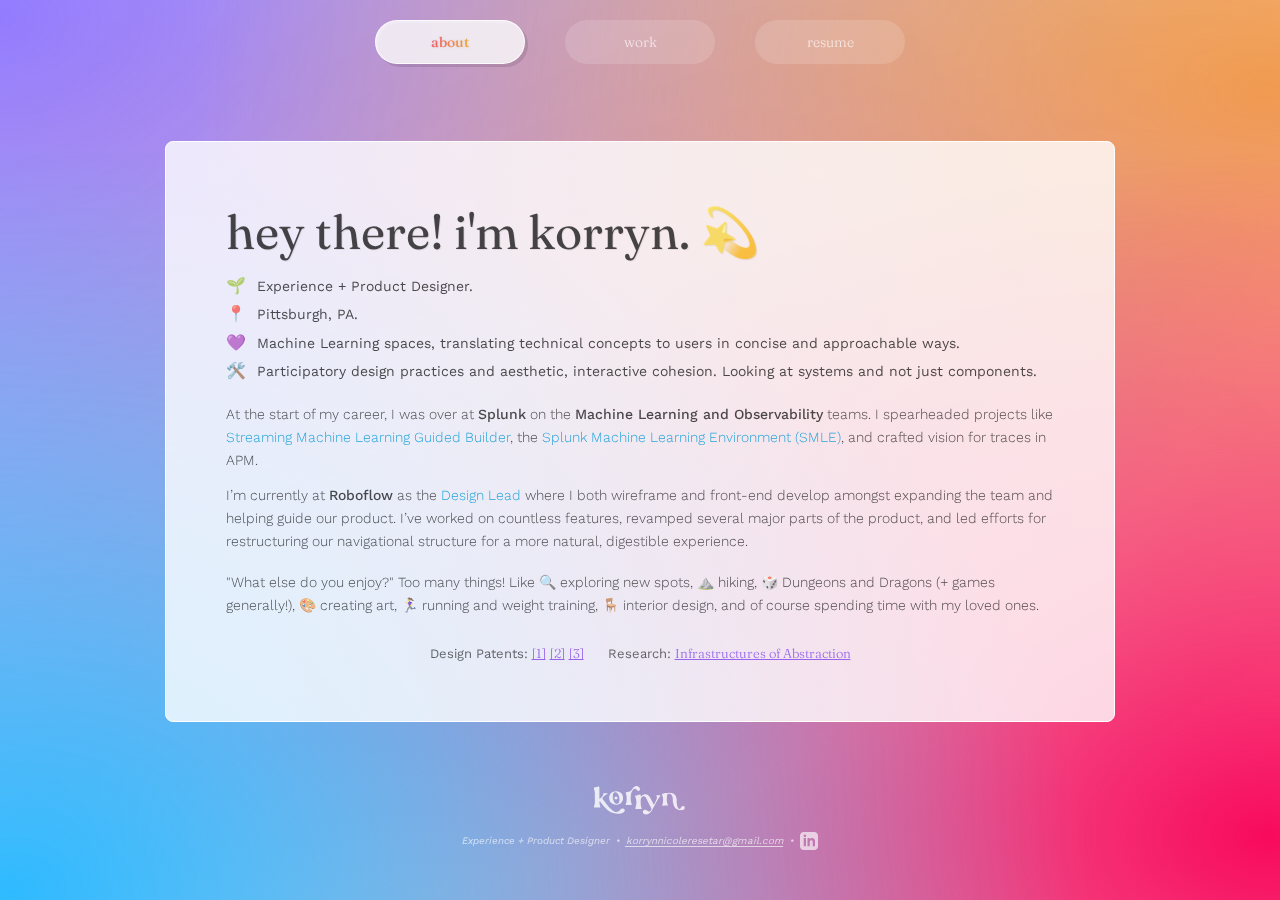
<file: index.html>
<!DOCTYPE html>
<html lang="en">
  <head>
    <!-- Google tag (gtag.js) -->
<script async src="https://www.googletagmanager.com/gtag/js?id=G-3WP837NBXL"></script>
<script>
  window.dataLayer = window.dataLayer || [];
  function gtag(){dataLayer.push(arguments);}
  gtag('js', new Date());

  gtag('config', 'G-3WP837NBXL');
</script>
    <meta charset="utf-8">
    <meta name="viewport" content="width=device-width, initial-scale=1" />
    <link rel="stylesheet" href="styling.css" />
   
    <link rel="shortcut icon" type="image/png" href="icon.png" />

    
    <title>korryn resetar > about</title>
    <link rel="stylesheet" href="styling.css" />
   
  </head>
  
  <body>
    <main class="page">
    
    <div class="page-placeholder">
      <div class="navigation">
        <a class="nav-item active " href="/index.html"><div class="aboutactive"><span>about</span></div></a>
        <a class="nav-item inactive" href="/work.html"><div class=""><span>work</span></div></a>
        <a class="nav-item inactive" href="/resume.pdf" target="_blank"><div class=""><span>resume</span></div></a>
        
      </div>
      <div class="page-wrapper">
        <div class="about-wrapper">
    <div class="about-section">
      <h1 class="about-text">hey there! i'm korryn. 💫</h1>
      <section class="details">
        <p class="details-text"><span class="icon">🌱</span> Experience + Product Designer.</p>
      <p class="details-text"><span class="icon">📍</span> Pittsburgh, PA. </p>
      <p class="details-text"><span class="icon">💜</span> Machine Learning spaces, translating technical concepts to users in concise and approachable ways. </p>
      <p class="details-text"><span class="icon">🛠️</span> Participatory design practices and aesthetic, interactive cohesion. Looking at systems and not just components.</p>
      </section> 
      <section class="paragraph work-info">
      <p class="paragraph-text first-work">At the start of my career, I was over at <span style="font-weight:500">Splunk</span> on the <span style="font-weight:500">Machine Learning and Observability</span> teams. I spearheaded projects like <a class="work-link" href="/mlgb.html" >Streaming Machine Learning Guided Builder</a>, the <a class="work-link" href="/smle.html" >Splunk Machine Learning Environment (SMLE)</a>, and crafted vision for traces in APM. </p>
      <p class="paragraph-text">I’m currently at <span style="font-weight:500">Roboflow</span> as the <a class="work-link" href="/roboflow.html" >Design Lead</a> where I both wireframe and front-end develop amongst expanding the team and helping guide our product. I’ve worked on countless features, revamped several major parts of the product, and led efforts for restructuring our navigational structure for a more natural, digestible experience. 
      </p>
    </section>
      <section class="paragraph likes">
        <p class="paragraph-text ">"What else do you enjoy?" Too many things! Like 🔍 exploring new spots, ⛰️ hiking, 🎲 Dungeons and Dragons (+ games generally!), 🎨 creating art, 🏃‍♀️ running and weight training, 🪑 interior design, and of course spending time with my loved ones.
      </p>
      </section>
      <section class="etc">
      <p class="etc-item"><span class="etc-label">Design Patents:</span> <span class="patent-links"><a class="etc-link" target="_blank" href="https://patents.justia.com/patent/D946024">[1]</a><a class="etc-link" target="_blank" href="https://patents.justia.com/patent/D946025">[2]</a><a class="etc-link" target="_blank" href="https://patents.justia.com/patent/D946026">[3]</a></span></p>
        <p class="etc-item"><span class="etc-label">Research:</span> <a class="etc-link" target="_blank" href="https://www.tandfonline.com/doi/pdf/10.1080/14626268.2019.1682616">Infrastructures of Abstraction</a></p>
      </section>
 
    </div>
  </div>
  </div>
    <footer class="wip-footer">

      <div class="logo">

        <svg class="k" width="45" height="40" viewBox="0 0 45 40" fill="none" xmlns="http://www.w3.org/2000/svg">
          <path d="M19.9891 10.6531C19.9284 10.9487 19.7009 11.1467 19.5829 11.2385C19.083 11.6247 15.2214 14.216 13.4337 15.885C13.1047 16.1922 12.6121 16.6929 12.5679 17.3812C12.5409 17.8061 12.7137 18.2615 13.133 18.812C17.1357 24.0691 20.8186 29.5739 25.8052 34.0457C27.1366 35.2398 28.584 36.2761 30.286 36.8434C32.8465 37.6973 35.1156 37.1727 36.9923 35.1745C37.8218 34.2915 38.6303 33.3303 39.6333 32.6763C41.1341 31.697 42.8387 31.7752 43.9116 33.2553C45.0056 34.765 44.4847 36.3609 42.9357 37.3234C38.782 39.9044 34.1594 39.9788 29.5764 39.0492C22.2548 37.5647 17.4595 32.492 12.9735 27.1204C11.7291 25.6306 10.6378 24.0193 9.45478 22.4791C9.21541 22.168 8.97736 21.6304 8.48411 21.8814C8.27837 21.9862 8.24144 22.5199 8.23023 22.8621C8.15902 25.0601 8.46961 27.2006 9.47061 29.1903C9.98034 30.204 9.9421 30.7706 8.585 30.7538C6.12602 30.7234 3.66637 30.7402 1.20672 30.7402C0.286823 30.7402 -0.253245 30.5041 0.234728 29.4536C1.76195 26.1701 1.80284 22.6673 1.69469 19.1665C1.52984 13.8447 2.46885 8.41106 0.0995463 3.295C-0.211042 2.62484 0.247917 2.28071 0.851289 2.12481C2.81109 1.61897 4.76431 1.07948 6.74192 0.649313C8.16825 0.339464 8.16495 1.36022 8.16495 2.32017C8.16495 7.20271 8.16231 12.0859 8.19133 16.9685C8.19397 17.4607 7.9091 18.1962 8.59028 18.3689C8.87317 18.4401 9.36972 17.8941 9.69811 17.5623C10.9378 16.3087 12.2178 15.0841 13.0704 13.5187C13.2603 13.1701 13.3507 13.0433 13.4133 12.8945C13.9375 11.6525 13.381 10.93 13.8287 10.5069C13.96 10.3834 14.0193 10.4332 15.896 10.3879C16.5073 10.373 16.6451 10.364 17.1113 10.3601C18.1987 10.351 18.0372 10.3937 18.5331 10.3711C19.3778 10.3323 19.8743 10.2061 19.9891 10.4183C20.024 10.483 20.0095 10.5528 19.9891 10.6531Z"/>
        </svg>

        <div class="o">
          <svg class="o-letter" width="20" height="20" viewBox="0 0 20 20" fill="none" xmlns="http://www.w3.org/2000/svg">
            <path d="M19.9661 10.1133C19.9606 15.8135 15.9681 19.6777 10.0941 19.6692C4.02924 19.6601 0.0752043 15.8184 0.074585 9.93345C0.074585 4.69618 4.31105 0.667367 9.81907 0.66919C15.8926 0.671013 19.9711 4.46834 19.9661 10.1133ZM5.34167 7.9959C5.2977 10.5848 5.85327 13.6737 7.67668 16.4393C9.3948 19.0452 12.7189 19.0689 14.0407 16.5171C15.7978 13.1238 14.39 5.43498 11.5434 2.88197C9.77014 1.29134 7.20596 1.74095 6.07872 3.81337C5.47112 4.9307 5.51014 6.14888 5.34167 7.9959Z" fill="white"/>
          </svg>

          <svg class="o-accent" width="6" height="6" viewBox="0 0 6 6" fill="none" xmlns="http://www.w3.org/2000/svg">
            <path d="M5.59675 3.2064C4.61113 4.09524 3.73851 4.88196 2.86642 5.66919C2.01525 4.8173 0.534214 3.98388 0.500209 3.10889C0.469343 2.31961 2.02205 1.48413 2.87636 0.669189C3.76101 1.49388 4.64513 2.31909 5.59675 3.20691V3.2064Z" fill="white"/>
          </svg>
        </div>

        <svg class="r" width="22" height="28" viewBox="0 0 22 28" fill="none" xmlns="http://www.w3.org/2000/svg">
          <path d="M5.0446 27.1197C3.6629 27.0391 1.85821 27.4534 1.0046 26.7535C-0.0847033 25.8599 1.55308 24.4933 1.73654 23.2416C2.37102 18.9161 2.51243 14.65 0.868279 10.5014C0.510272 9.59776 0.695012 9.17283 1.61423 8.96662C1.99326 8.88163 2.35828 8.72291 2.73985 8.66667C6.05555 8.1805 8.65269 7.12506 10.4657 3.80876C12.6596 -0.203668 17.2391 -0.891048 19.8407 1.70975C20.3293 2.19842 20.7134 2.84455 20.9708 3.48507C21.4689 4.72548 21.2912 5.88403 20.0203 6.61015C18.6883 7.37127 17.5933 6.95072 16.6499 5.83654C14.6088 3.4257 12.8347 3.4507 10.8523 5.93839C9.3445 7.83119 8.42336 10.0621 8.19149 12.3873C7.74366 16.8884 7.39585 21.4395 9.20053 25.7962C9.55917 26.6617 9.31774 27.0254 8.38832 27.0197C7.27481 27.0129 6.1613 27.0179 5.04778 27.0179L5.0446 27.1197Z" fill="white"/>
        </svg>

        <svg class="ry" width="37" height="30" viewBox="0 0 37 30" fill="none" xmlns="http://www.w3.org/2000/svg">
          <path d="M8.2192 12.2447C8.16368 15.141 8.31004 18.0175 9.58189 20.7058C10.0087 21.6083 9.58478 21.9053 8.74986 21.9089C6.2898 21.9181 3.82902 21.9061 1.36895 21.9004C0.469865 21.8983 0.205253 21.5149 0.514563 20.6648C2.5413 15.0901 2.62566 9.51888 0.425879 3.96183C0.120174 3.1902 0.372529 2.74603 1.21971 2.55577C2.68118 2.2276 4.13399 1.85982 5.58249 1.4786C7.06343 1.0896 8.35402 0.865393 8.24515 3.08764C8.20189 3.97032 8.73616 3.87201 9.25311 3.3748C13.9519 -1.13902 19.3198 0.634116 22.2117 6.50024C23.4908 9.09522 24.8397 11.6577 26.1866 14.2201C26.3935 14.6134 26.7605 14.926 27.0539 15.2761C27.3157 14.9635 27.6495 14.6848 27.8269 14.3319C28.7548 12.4873 29.6582 10.6293 30.5414 8.76351C31.3872 6.97623 31.6229 5.1451 30.7029 3.31397C30.3143 2.54022 30.3186 2.09251 31.3569 2.09251C32.8573 2.09251 34.3584 2.05078 35.8581 2.06776C36.4839 2.07483 37.0096 2.23043 36.4054 2.99711C31.6366 9.045 28.7007 16.1234 24.8873 22.7081C23.2665 25.5061 21.5549 28.1718 18.2707 29.3841C16.4033 30.0736 14.6015 29.9874 12.9115 28.9809C11.2517 27.9928 10.6165 26.4956 11.5214 24.7585C12.4212 23.0306 13.9836 22.6041 15.8005 23.4034C16.4509 23.6891 17.058 24.0908 17.6384 24.5017C19.0797 25.5209 20.6053 26.028 22.0401 24.6793C23.4172 23.3843 24.0236 21.9343 22.9493 19.9596C20.5779 15.6043 18.4567 11.1194 16.1747 6.71595C15.2893 5.00718 14.2042 3.19727 11.8559 3.74187C9.53575 4.28011 8.6107 6.25623 8.25669 8.36744C8.04543 9.6278 8.21776 10.9497 8.21776 12.244L8.2192 12.2447Z" fill="white"/>
        </svg>
  
        <svg class="n" width="34" height="26" viewBox="0 0 34 26" fill="none" xmlns="http://www.w3.org/2000/svg">
          <path d="M20.8287 23.6604C21.3033 23.993 21.7503 24.2147 21.9977 24.3361C22.7454 24.7031 23.5377 24.9759 24.5579 25.1927C26.2041 25.5419 27.9155 25.7815 29.9961 25.3744C31.6341 25.0541 32.9079 24.1685 33.0825 22.3567C33.2043 21.0935 32.6474 20.073 31.398 19.7183C29.5573 19.196 28.6633 20.5275 27.7768 21.7704C27.1264 22.6825 26.5795 23.9074 25.1964 23.6715C23.7926 23.432 23.345 22.1627 22.9024 20.9919C21.5463 17.4014 21.6731 13.6446 21.5827 9.91004C21.4377 3.91645 16.0384 -0.368731 10.0528 0.772465C9.29 0.917809 8.41043 1.56816 7.8297 1.35199C5.44775 0.465765 3.5059 1.93152 1.36504 2.24684C0.661254 2.35031 0.41766 2.68904 0.712735 3.43916C2.60247 8.25091 2.76068 13.1132 0.978928 17.9896C0.706454 18.7354 0.8496 19.0692 1.66137 19.063C3.85623 19.0452 6.05046 19.023 8.24531 18.9965C9.02381 18.9873 9.28184 18.6781 8.93026 17.9286C7.03613 13.8891 7.44861 9.61012 7.7079 5.37728C7.80333 3.81545 8.43115 2.25978 10.3328 1.99434C12.1629 1.73876 13.5774 2.58249 14.5072 4.12338C15.1218 5.14264 15.4326 6.27952 15.7264 7.43181C16.368 9.94823 15.712 10.306 16.0642 13.1569C16.1583 13.9212 16.3963 15.536 17.0254 17.4876C17.2784 18.2729 17.5697 19.1609 18.1467 20.2652C18.7286 21.3793 19.423 22.6738 20.8287 23.6592V23.6604Z" fill="white"/>
        </svg>

      </div>

      <div class="desc">
        <span class="title">Experience + Product Designer</span>
        <span class="bullet">•</span>
        <a class="email" href="mailto:korrynnicoleresetar@gmail.com"
          >korrynnicoleresetar@gmail.com</a
        ><span class="bullet">•</span>
        <a class="linkedin" target="_blank" href="https://www.linkedin.com/in/korryn-resetar/" style="margin-top:-3px;"><img
                class="linkedin-logo" src="/linkedin.svg" /></a>
    </footer>

  </div>
    </main>
    <div class="bg">
    </div>

   
  </body>
</html>
</file>
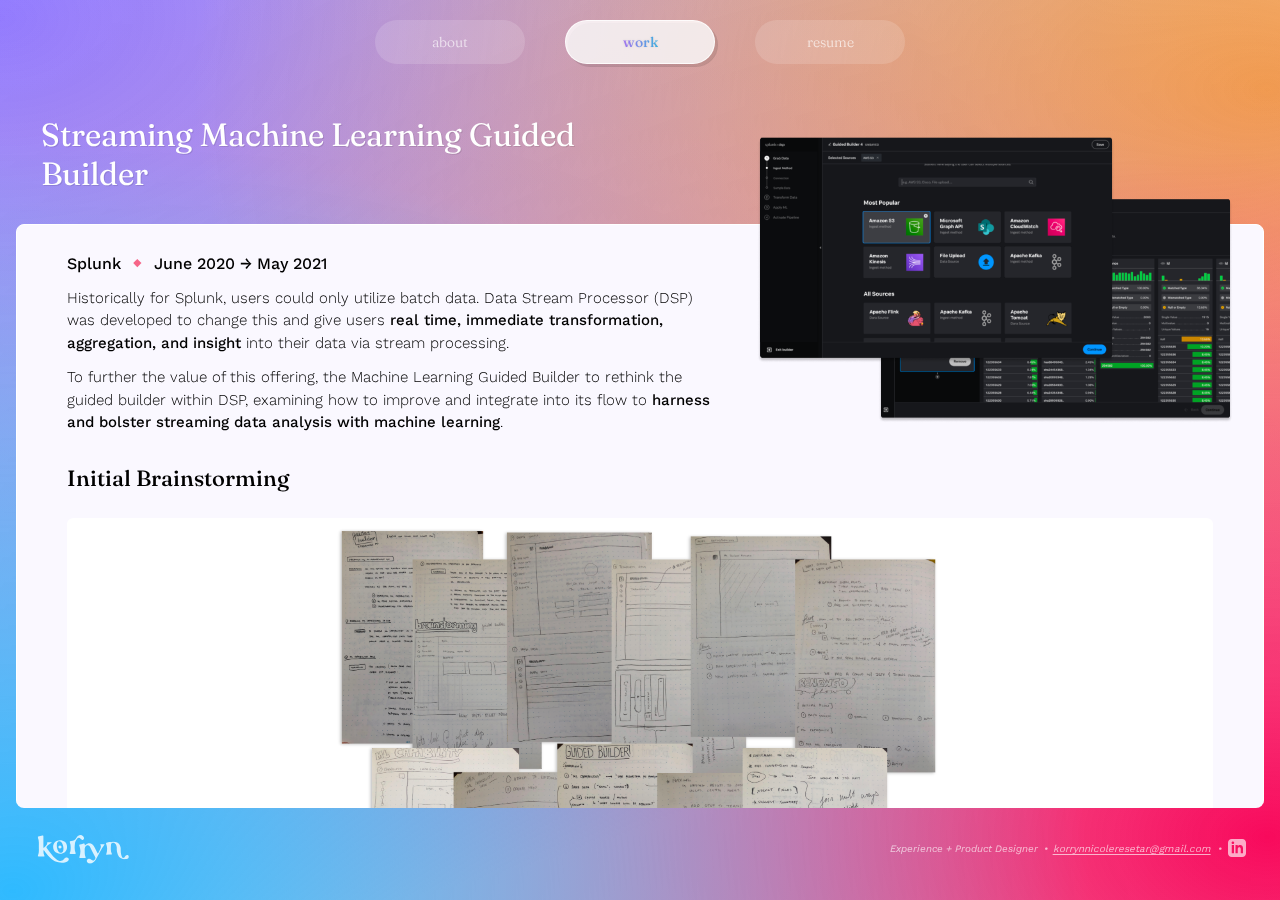
<file: mlgb.html>
<!DOCTYPE html>
<html lang="en">
  <head>
    <!-- Google tag (gtag.js) -->
<script async src="https://www.googletagmanager.com/gtag/js?id=G-3WP837NBXL"></script>
<script>
  window.dataLayer = window.dataLayer || [];
  function gtag(){dataLayer.push(arguments);}
  gtag('js', new Date());

  gtag('config', 'G-3WP837NBXL');
</script>

    <meta charset="utf-8">
    <meta name="viewport" content="width=device-width, initial-scale=1" />
    <link rel="stylesheet" href="styling.css" />
   
    <link rel="shortcut icon" type="image/png" href="icon.png" />
    <script type="text/javascript" src="/jquery/jquery-3.7.1.slim.min.js">
    </script>
    <script src="/jquery/mlgbpage.js"></script>

   
    <title>korryn resetar > work > machine learning guided builder</title>
    <link rel="stylesheet" href="styling.css" />
   
  </head>
  
  <body>
    <main class="page">
    
    <div class="page-placeholder drilldown">
      <div class="navigation drilldown">
        <a class="nav-item inactive" href="/index.html"><div class=""><span>about</span></div></a>
        <a class="nav-item active " href="/work.html"><div class="workactive"><span>work</span></div></a>
        <a class="nav-item inactive" href="/resume.pdf" target="_blank"><div class=""><span>resume</span></div></a>
        
      </div>
      <div class="page-wrapper work" >
        <div class="work-page mlgb">
            <h1 class="mlgb-text">Streaming Machine Learning Guided Builder</h1>
                    <img class="smle-hero" src="/mlgb-hero.png" />
                    <div class="page-header">
                        <div class="smle-header">
                            <h2>Splunk</h2><span class="diamond-bullet">◆</span>
                            <h2>June 2020 → May 2021</h2>
                        </div>
                        <div class="intro-pgh" style="padding-bottom:20px;">
                            <p class="first-pgh">
                                Historically for Splunk, users could only utilize batch data. Data Stream Processor (DSP) was developed to change this and give users <span style="font-weight:500;">real time, immediate transformation, aggregation, and insight</span> into their data via stream processing.
                            </p>

                            <p class="first-pgh">
  To further the value of this offering, the Machine Learning Guided Builder to rethink the guided builder within DSP, examining how to improve and integrate into its flow to <span style="font-weight:500;">harness and bolster streaming data analysis with machine learning</span>.
                            </p>
                           
                        </div>
                        <div class="smle-content active" >
                        <div class="content-section">
                            <h3 class="section-label" style="margin-bottom:-10px;">Initial Brainstorming
                            </h3>
                            <div class="img-caption">
                                <div class="full-width-image">
                                    <img class="image user-journeys" src="/mlgb-exploration.png" />
                                </div>
                                <span>Individual explorations and notes on requirements and potential direction.</span>
                            </div>

                        </div>
                    </div>
                        <div class="smle-content active" style="margin-bottom:-10px; margin-top:10px;">
                        <h3 class="section-label">Design Iterations</h3>
                        </div>
                        <div class="page-tabs mlgb">
                            <button id="data-tab" class="tab active">Data Source Config</button>
                            <button id="ml-tab" class="tab">Apply ML</button>
                            <button id="validate-tab" class="tab">Validate Pipeline</button>
                        </div>
                        <div id="data-content" class="smle-content active">
                            <div class="content-section">
                                <div class="lab-grid" style="padding-top:0px;margin-top:-10px">
                                    <div class="design-opts three-opts">
                                    <h4 class="subsection-label">Option 1</h4>
                                    <img class="lab-designs" src="/a-connection.png" />
                                    </div>
                                    <div class="design-opts three-opts">
                                        <h4 class="subsection-label">Option 2</h4>
                                        <img class="lab-designs" src="/b-connection.png" />
                                        </div>
                                        <div class="design-opts three-opts">
                                            <h4 class="subsection-label">Option 3</h4>
                                            <img class="lab-designs" src="/c-connection.png" />
                                            </div>
                                   
                                </div>
                            </div>
   
                        </div>
                        <div id="ml-content" class="smle-content inactive">
                           
                            <div class="content-section" >
                           
                                <div class="lab-grid studio" style="padding-top:0px; margin-top:-10px">
                                    <div class="design-opts two-opts">
                                        <h4 class="subsection-label">Option 1</h4>
                                    <img class="studio-designs" style="padding-bottom:30px;"  src="/a-ml1.png" />
                                    <img class="studio-designs" src="/a-ml2.png" />
                                    </div>
                                    <div class="design-opts two-opts">
                                        <h4 class="subsection-label">Option 2</h4>
                                    <img class="studio-designs" style="padding-bottom:30px;" src="/b-ml1.png" />
                                    <img class="studio-designs" src="/b-ml2.png" />
                                    </div>
                              
                                  
                                </div>
                                
                            </div>
                        </div>
                        <div id="validate-content" class="smle-content inactive">
                            <div class="content-section">
                                <div class="lab-grid">
                                    <img class="lab-designs" src="/activate-1.png" />
                                    <img class="lab-designs" src="/activate-2.png" />
                                    <img class="lab-designs" src="/activate-3.png" />
                                   
                                </div>
                            </div>
                        </div>

                        <div class="smle-content active">
                        <div class="content-section">
                            <h3 class="section-label" style="margin-top:20px;">Final Designs</h3>
                            <div class="lab-grid">
                                <img class="lab-designs" src="/mlgb-1.png" />
                                <img class="lab-designs" src="/mlgb-2.png" />
                                <img class="lab-designs" src="/mlgb-3.png" />
                                <img class="lab-designs" src="/mlgb-4.png" />
                                <img class="lab-designs" src="/mlgb-5.png" />
                                <img class="lab-designs" src="/mlgb-6.png" />
                                <img class="lab-designs" src="/mlgb-7.png" />
                                <img class="lab-designs" src="/mlgb-8.png" />
                                <img class="lab-designs" src="/mlgb-9.png" />
                                <img class="lab-designs" src="/mlgb-10.png" />
                                <img class="lab-designs" src="/mlgb-11.png" />
                                <img class="lab-designs" src="/mlgb-12.png" />
                            </div>
                        </div>
                    </div>
                    <div class="smle-content active">
                        <div class="content-section">
                            <h3 class="section-label" style="margin-top:10px;margin-bottom:20px;">Prototype</h3>
                            <div style="padding:62.09% 0 0 0;position:relative;"><iframe src="https://player.vimeo.com/video/663716223?h=7919f3573a&amp;badge=0&amp;autopause=0&amp;player_id=0&amp;app_id=58479" frameborder="0" allow="autoplay; fullscreen; picture-in-picture" style="position:absolute;top:0;left:0;width:100%;height:100%;" title="Guided Builder"></iframe></div><script src="https://player.vimeo.com/api/player.js"></script>
                        </div>
                    </div>
                    </div>
          
            
        </div>
 
  </div>
    <footer class="wip-footer drilldown">

      <div class="logo">

        <svg class="k" width="45" height="40" viewBox="0 0 45 40" fill="none" xmlns="http://www.w3.org/2000/svg">
          <path d="M19.9891 10.6531C19.9284 10.9487 19.7009 11.1467 19.5829 11.2385C19.083 11.6247 15.2214 14.216 13.4337 15.885C13.1047 16.1922 12.6121 16.6929 12.5679 17.3812C12.5409 17.8061 12.7137 18.2615 13.133 18.812C17.1357 24.0691 20.8186 29.5739 25.8052 34.0457C27.1366 35.2398 28.584 36.2761 30.286 36.8434C32.8465 37.6973 35.1156 37.1727 36.9923 35.1745C37.8218 34.2915 38.6303 33.3303 39.6333 32.6763C41.1341 31.697 42.8387 31.7752 43.9116 33.2553C45.0056 34.765 44.4847 36.3609 42.9357 37.3234C38.782 39.9044 34.1594 39.9788 29.5764 39.0492C22.2548 37.5647 17.4595 32.492 12.9735 27.1204C11.7291 25.6306 10.6378 24.0193 9.45478 22.4791C9.21541 22.168 8.97736 21.6304 8.48411 21.8814C8.27837 21.9862 8.24144 22.5199 8.23023 22.8621C8.15902 25.0601 8.46961 27.2006 9.47061 29.1903C9.98034 30.204 9.9421 30.7706 8.585 30.7538C6.12602 30.7234 3.66637 30.7402 1.20672 30.7402C0.286823 30.7402 -0.253245 30.5041 0.234728 29.4536C1.76195 26.1701 1.80284 22.6673 1.69469 19.1665C1.52984 13.8447 2.46885 8.41106 0.0995463 3.295C-0.211042 2.62484 0.247917 2.28071 0.851289 2.12481C2.81109 1.61897 4.76431 1.07948 6.74192 0.649313C8.16825 0.339464 8.16495 1.36022 8.16495 2.32017C8.16495 7.20271 8.16231 12.0859 8.19133 16.9685C8.19397 17.4607 7.9091 18.1962 8.59028 18.3689C8.87317 18.4401 9.36972 17.8941 9.69811 17.5623C10.9378 16.3087 12.2178 15.0841 13.0704 13.5187C13.2603 13.1701 13.3507 13.0433 13.4133 12.8945C13.9375 11.6525 13.381 10.93 13.8287 10.5069C13.96 10.3834 14.0193 10.4332 15.896 10.3879C16.5073 10.373 16.6451 10.364 17.1113 10.3601C18.1987 10.351 18.0372 10.3937 18.5331 10.3711C19.3778 10.3323 19.8743 10.2061 19.9891 10.4183C20.024 10.483 20.0095 10.5528 19.9891 10.6531Z"/>
        </svg>

        <div class="o">
          <svg class="o-letter" width="20" height="20" viewBox="0 0 20 20" fill="none" xmlns="http://www.w3.org/2000/svg">
            <path d="M19.9661 10.1133C19.9606 15.8135 15.9681 19.6777 10.0941 19.6692C4.02924 19.6601 0.0752043 15.8184 0.074585 9.93345C0.074585 4.69618 4.31105 0.667367 9.81907 0.66919C15.8926 0.671013 19.9711 4.46834 19.9661 10.1133ZM5.34167 7.9959C5.2977 10.5848 5.85327 13.6737 7.67668 16.4393C9.3948 19.0452 12.7189 19.0689 14.0407 16.5171C15.7978 13.1238 14.39 5.43498 11.5434 2.88197C9.77014 1.29134 7.20596 1.74095 6.07872 3.81337C5.47112 4.9307 5.51014 6.14888 5.34167 7.9959Z" fill="white"/>
          </svg>

          <svg class="o-accent" width="6" height="6" viewBox="0 0 6 6" fill="none" xmlns="http://www.w3.org/2000/svg">
            <path d="M5.59675 3.2064C4.61113 4.09524 3.73851 4.88196 2.86642 5.66919C2.01525 4.8173 0.534214 3.98388 0.500209 3.10889C0.469343 2.31961 2.02205 1.48413 2.87636 0.669189C3.76101 1.49388 4.64513 2.31909 5.59675 3.20691V3.2064Z" fill="white"/>
          </svg>
        </div>

        <svg class="r" width="22" height="28" viewBox="0 0 22 28" fill="none" xmlns="http://www.w3.org/2000/svg">
          <path d="M5.0446 27.1197C3.6629 27.0391 1.85821 27.4534 1.0046 26.7535C-0.0847033 25.8599 1.55308 24.4933 1.73654 23.2416C2.37102 18.9161 2.51243 14.65 0.868279 10.5014C0.510272 9.59776 0.695012 9.17283 1.61423 8.96662C1.99326 8.88163 2.35828 8.72291 2.73985 8.66667C6.05555 8.1805 8.65269 7.12506 10.4657 3.80876C12.6596 -0.203668 17.2391 -0.891048 19.8407 1.70975C20.3293 2.19842 20.7134 2.84455 20.9708 3.48507C21.4689 4.72548 21.2912 5.88403 20.0203 6.61015C18.6883 7.37127 17.5933 6.95072 16.6499 5.83654C14.6088 3.4257 12.8347 3.4507 10.8523 5.93839C9.3445 7.83119 8.42336 10.0621 8.19149 12.3873C7.74366 16.8884 7.39585 21.4395 9.20053 25.7962C9.55917 26.6617 9.31774 27.0254 8.38832 27.0197C7.27481 27.0129 6.1613 27.0179 5.04778 27.0179L5.0446 27.1197Z" fill="white"/>
        </svg>

        <svg class="ry" width="37" height="30" viewBox="0 0 37 30" fill="none" xmlns="http://www.w3.org/2000/svg">
          <path d="M8.2192 12.2447C8.16368 15.141 8.31004 18.0175 9.58189 20.7058C10.0087 21.6083 9.58478 21.9053 8.74986 21.9089C6.2898 21.9181 3.82902 21.9061 1.36895 21.9004C0.469865 21.8983 0.205253 21.5149 0.514563 20.6648C2.5413 15.0901 2.62566 9.51888 0.425879 3.96183C0.120174 3.1902 0.372529 2.74603 1.21971 2.55577C2.68118 2.2276 4.13399 1.85982 5.58249 1.4786C7.06343 1.0896 8.35402 0.865393 8.24515 3.08764C8.20189 3.97032 8.73616 3.87201 9.25311 3.3748C13.9519 -1.13902 19.3198 0.634116 22.2117 6.50024C23.4908 9.09522 24.8397 11.6577 26.1866 14.2201C26.3935 14.6134 26.7605 14.926 27.0539 15.2761C27.3157 14.9635 27.6495 14.6848 27.8269 14.3319C28.7548 12.4873 29.6582 10.6293 30.5414 8.76351C31.3872 6.97623 31.6229 5.1451 30.7029 3.31397C30.3143 2.54022 30.3186 2.09251 31.3569 2.09251C32.8573 2.09251 34.3584 2.05078 35.8581 2.06776C36.4839 2.07483 37.0096 2.23043 36.4054 2.99711C31.6366 9.045 28.7007 16.1234 24.8873 22.7081C23.2665 25.5061 21.5549 28.1718 18.2707 29.3841C16.4033 30.0736 14.6015 29.9874 12.9115 28.9809C11.2517 27.9928 10.6165 26.4956 11.5214 24.7585C12.4212 23.0306 13.9836 22.6041 15.8005 23.4034C16.4509 23.6891 17.058 24.0908 17.6384 24.5017C19.0797 25.5209 20.6053 26.028 22.0401 24.6793C23.4172 23.3843 24.0236 21.9343 22.9493 19.9596C20.5779 15.6043 18.4567 11.1194 16.1747 6.71595C15.2893 5.00718 14.2042 3.19727 11.8559 3.74187C9.53575 4.28011 8.6107 6.25623 8.25669 8.36744C8.04543 9.6278 8.21776 10.9497 8.21776 12.244L8.2192 12.2447Z" fill="white"/>
        </svg>
  
        <svg class="n" width="34" height="26" viewBox="0 0 34 26" fill="none" xmlns="http://www.w3.org/2000/svg">
          <path d="M20.8287 23.6604C21.3033 23.993 21.7503 24.2147 21.9977 24.3361C22.7454 24.7031 23.5377 24.9759 24.5579 25.1927C26.2041 25.5419 27.9155 25.7815 29.9961 25.3744C31.6341 25.0541 32.9079 24.1685 33.0825 22.3567C33.2043 21.0935 32.6474 20.073 31.398 19.7183C29.5573 19.196 28.6633 20.5275 27.7768 21.7704C27.1264 22.6825 26.5795 23.9074 25.1964 23.6715C23.7926 23.432 23.345 22.1627 22.9024 20.9919C21.5463 17.4014 21.6731 13.6446 21.5827 9.91004C21.4377 3.91645 16.0384 -0.368731 10.0528 0.772465C9.29 0.917809 8.41043 1.56816 7.8297 1.35199C5.44775 0.465765 3.5059 1.93152 1.36504 2.24684C0.661254 2.35031 0.41766 2.68904 0.712735 3.43916C2.60247 8.25091 2.76068 13.1132 0.978928 17.9896C0.706454 18.7354 0.8496 19.0692 1.66137 19.063C3.85623 19.0452 6.05046 19.023 8.24531 18.9965C9.02381 18.9873 9.28184 18.6781 8.93026 17.9286C7.03613 13.8891 7.44861 9.61012 7.7079 5.37728C7.80333 3.81545 8.43115 2.25978 10.3328 1.99434C12.1629 1.73876 13.5774 2.58249 14.5072 4.12338C15.1218 5.14264 15.4326 6.27952 15.7264 7.43181C16.368 9.94823 15.712 10.306 16.0642 13.1569C16.1583 13.9212 16.3963 15.536 17.0254 17.4876C17.2784 18.2729 17.5697 19.1609 18.1467 20.2652C18.7286 21.3793 19.423 22.6738 20.8287 23.6592V23.6604Z" fill="white"/>
        </svg>

      </div>

      <div class="desc">
        <span class="title">Experience + Product Designer</span>
        <span class="bullet">•</span>
        <a class="email" href="mailto:korrynnicoleresetar@gmail.com"
          >korrynnicoleresetar@gmail.com</a
        >
        <span class="bullet">•</span>
        <a class="linkedin" target="_blank" href="https://www.linkedin.com/in/korryn-resetar/"
        ><img class="linkedin-logo" src="/linkedin.svg"/></a>
      </div>
    </footer>

  </div>
    </main>
    <div class="bg">
    </div>

   
  </body>
</html>
</file>
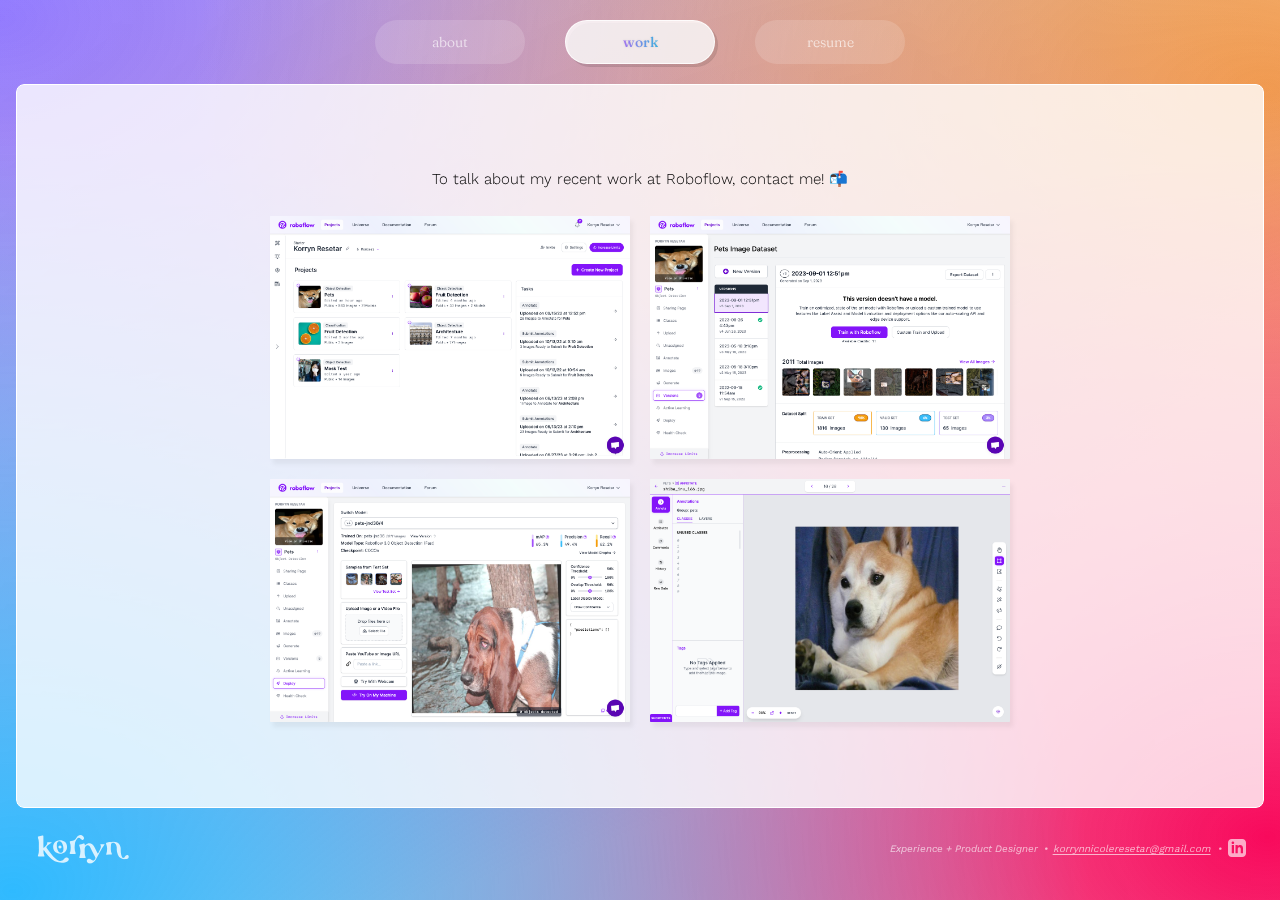
<file: roboflow.html>
<!DOCTYPE html>
<html lang="en">
  <head>
    <!-- Google tag (gtag.js) -->
<script async src="https://www.googletagmanager.com/gtag/js?id=G-3WP837NBXL"></script>
<script>
  window.dataLayer = window.dataLayer || [];
  function gtag(){dataLayer.push(arguments);}
  gtag('js', new Date());

  gtag('config', 'G-3WP837NBXL');
</script>

    <meta charset="utf-8">
    <meta name="viewport" content="width=device-width, initial-scale=1" />
    <link rel="stylesheet" href="styling.css" />
   
    <link rel="shortcut icon" type="image/png" href="icon.png" />

   
    <title>korryn resetar > work > roboflow</title>
    <link rel="stylesheet" href="styling.css" />
   
  </head>
  
  <body>
    <main class="page">
    
    <div class="page-placeholder drilldown">
      <div class="navigation drilldown">
        <a class="nav-item inactive" href="/index.html"><div class=""><span>about</span></div></a>
        <a class="nav-item active " href="/work.html"><div class="workactive"><span>work</span></div></a>
        <a class="nav-item inactive" href="/resume.pdf" target="_blank"><div class=""><span>resume</span></div></a>
        
      </div>
      <div class="page-wrapper work" >
        <div class="work-page robo">
            <span class="contact-text">To talk about my recent work at Roboflow, contact me! 📬</span>
            <div class="robo-screens">
                <img class="robo-img" src="/robo-1.png" />
                <img class="robo-img" src="/robo-2.png" />
                <img class="robo-img" src="/robo-3.png" />
                <img class="robo-img" src="/robo-4.png" />
            </div>

            
        </div>
 
  </div>
    <footer class="wip-footer drilldown">

      <div class="logo">

        <svg class="k" width="45" height="40" viewBox="0 0 45 40" fill="none" xmlns="http://www.w3.org/2000/svg">
          <path d="M19.9891 10.6531C19.9284 10.9487 19.7009 11.1467 19.5829 11.2385C19.083 11.6247 15.2214 14.216 13.4337 15.885C13.1047 16.1922 12.6121 16.6929 12.5679 17.3812C12.5409 17.8061 12.7137 18.2615 13.133 18.812C17.1357 24.0691 20.8186 29.5739 25.8052 34.0457C27.1366 35.2398 28.584 36.2761 30.286 36.8434C32.8465 37.6973 35.1156 37.1727 36.9923 35.1745C37.8218 34.2915 38.6303 33.3303 39.6333 32.6763C41.1341 31.697 42.8387 31.7752 43.9116 33.2553C45.0056 34.765 44.4847 36.3609 42.9357 37.3234C38.782 39.9044 34.1594 39.9788 29.5764 39.0492C22.2548 37.5647 17.4595 32.492 12.9735 27.1204C11.7291 25.6306 10.6378 24.0193 9.45478 22.4791C9.21541 22.168 8.97736 21.6304 8.48411 21.8814C8.27837 21.9862 8.24144 22.5199 8.23023 22.8621C8.15902 25.0601 8.46961 27.2006 9.47061 29.1903C9.98034 30.204 9.9421 30.7706 8.585 30.7538C6.12602 30.7234 3.66637 30.7402 1.20672 30.7402C0.286823 30.7402 -0.253245 30.5041 0.234728 29.4536C1.76195 26.1701 1.80284 22.6673 1.69469 19.1665C1.52984 13.8447 2.46885 8.41106 0.0995463 3.295C-0.211042 2.62484 0.247917 2.28071 0.851289 2.12481C2.81109 1.61897 4.76431 1.07948 6.74192 0.649313C8.16825 0.339464 8.16495 1.36022 8.16495 2.32017C8.16495 7.20271 8.16231 12.0859 8.19133 16.9685C8.19397 17.4607 7.9091 18.1962 8.59028 18.3689C8.87317 18.4401 9.36972 17.8941 9.69811 17.5623C10.9378 16.3087 12.2178 15.0841 13.0704 13.5187C13.2603 13.1701 13.3507 13.0433 13.4133 12.8945C13.9375 11.6525 13.381 10.93 13.8287 10.5069C13.96 10.3834 14.0193 10.4332 15.896 10.3879C16.5073 10.373 16.6451 10.364 17.1113 10.3601C18.1987 10.351 18.0372 10.3937 18.5331 10.3711C19.3778 10.3323 19.8743 10.2061 19.9891 10.4183C20.024 10.483 20.0095 10.5528 19.9891 10.6531Z"/>
        </svg>

        <div class="o">
          <svg class="o-letter" width="20" height="20" viewBox="0 0 20 20" fill="none" xmlns="http://www.w3.org/2000/svg">
            <path d="M19.9661 10.1133C19.9606 15.8135 15.9681 19.6777 10.0941 19.6692C4.02924 19.6601 0.0752043 15.8184 0.074585 9.93345C0.074585 4.69618 4.31105 0.667367 9.81907 0.66919C15.8926 0.671013 19.9711 4.46834 19.9661 10.1133ZM5.34167 7.9959C5.2977 10.5848 5.85327 13.6737 7.67668 16.4393C9.3948 19.0452 12.7189 19.0689 14.0407 16.5171C15.7978 13.1238 14.39 5.43498 11.5434 2.88197C9.77014 1.29134 7.20596 1.74095 6.07872 3.81337C5.47112 4.9307 5.51014 6.14888 5.34167 7.9959Z" fill="white"/>
          </svg>

          <svg class="o-accent" width="6" height="6" viewBox="0 0 6 6" fill="none" xmlns="http://www.w3.org/2000/svg">
            <path d="M5.59675 3.2064C4.61113 4.09524 3.73851 4.88196 2.86642 5.66919C2.01525 4.8173 0.534214 3.98388 0.500209 3.10889C0.469343 2.31961 2.02205 1.48413 2.87636 0.669189C3.76101 1.49388 4.64513 2.31909 5.59675 3.20691V3.2064Z" fill="white"/>
          </svg>
        </div>

        <svg class="r" width="22" height="28" viewBox="0 0 22 28" fill="none" xmlns="http://www.w3.org/2000/svg">
          <path d="M5.0446 27.1197C3.6629 27.0391 1.85821 27.4534 1.0046 26.7535C-0.0847033 25.8599 1.55308 24.4933 1.73654 23.2416C2.37102 18.9161 2.51243 14.65 0.868279 10.5014C0.510272 9.59776 0.695012 9.17283 1.61423 8.96662C1.99326 8.88163 2.35828 8.72291 2.73985 8.66667C6.05555 8.1805 8.65269 7.12506 10.4657 3.80876C12.6596 -0.203668 17.2391 -0.891048 19.8407 1.70975C20.3293 2.19842 20.7134 2.84455 20.9708 3.48507C21.4689 4.72548 21.2912 5.88403 20.0203 6.61015C18.6883 7.37127 17.5933 6.95072 16.6499 5.83654C14.6088 3.4257 12.8347 3.4507 10.8523 5.93839C9.3445 7.83119 8.42336 10.0621 8.19149 12.3873C7.74366 16.8884 7.39585 21.4395 9.20053 25.7962C9.55917 26.6617 9.31774 27.0254 8.38832 27.0197C7.27481 27.0129 6.1613 27.0179 5.04778 27.0179L5.0446 27.1197Z" fill="white"/>
        </svg>

        <svg class="ry" width="37" height="30" viewBox="0 0 37 30" fill="none" xmlns="http://www.w3.org/2000/svg">
          <path d="M8.2192 12.2447C8.16368 15.141 8.31004 18.0175 9.58189 20.7058C10.0087 21.6083 9.58478 21.9053 8.74986 21.9089C6.2898 21.9181 3.82902 21.9061 1.36895 21.9004C0.469865 21.8983 0.205253 21.5149 0.514563 20.6648C2.5413 15.0901 2.62566 9.51888 0.425879 3.96183C0.120174 3.1902 0.372529 2.74603 1.21971 2.55577C2.68118 2.2276 4.13399 1.85982 5.58249 1.4786C7.06343 1.0896 8.35402 0.865393 8.24515 3.08764C8.20189 3.97032 8.73616 3.87201 9.25311 3.3748C13.9519 -1.13902 19.3198 0.634116 22.2117 6.50024C23.4908 9.09522 24.8397 11.6577 26.1866 14.2201C26.3935 14.6134 26.7605 14.926 27.0539 15.2761C27.3157 14.9635 27.6495 14.6848 27.8269 14.3319C28.7548 12.4873 29.6582 10.6293 30.5414 8.76351C31.3872 6.97623 31.6229 5.1451 30.7029 3.31397C30.3143 2.54022 30.3186 2.09251 31.3569 2.09251C32.8573 2.09251 34.3584 2.05078 35.8581 2.06776C36.4839 2.07483 37.0096 2.23043 36.4054 2.99711C31.6366 9.045 28.7007 16.1234 24.8873 22.7081C23.2665 25.5061 21.5549 28.1718 18.2707 29.3841C16.4033 30.0736 14.6015 29.9874 12.9115 28.9809C11.2517 27.9928 10.6165 26.4956 11.5214 24.7585C12.4212 23.0306 13.9836 22.6041 15.8005 23.4034C16.4509 23.6891 17.058 24.0908 17.6384 24.5017C19.0797 25.5209 20.6053 26.028 22.0401 24.6793C23.4172 23.3843 24.0236 21.9343 22.9493 19.9596C20.5779 15.6043 18.4567 11.1194 16.1747 6.71595C15.2893 5.00718 14.2042 3.19727 11.8559 3.74187C9.53575 4.28011 8.6107 6.25623 8.25669 8.36744C8.04543 9.6278 8.21776 10.9497 8.21776 12.244L8.2192 12.2447Z" fill="white"/>
        </svg>
  
        <svg class="n" width="34" height="26" viewBox="0 0 34 26" fill="none" xmlns="http://www.w3.org/2000/svg">
          <path d="M20.8287 23.6604C21.3033 23.993 21.7503 24.2147 21.9977 24.3361C22.7454 24.7031 23.5377 24.9759 24.5579 25.1927C26.2041 25.5419 27.9155 25.7815 29.9961 25.3744C31.6341 25.0541 32.9079 24.1685 33.0825 22.3567C33.2043 21.0935 32.6474 20.073 31.398 19.7183C29.5573 19.196 28.6633 20.5275 27.7768 21.7704C27.1264 22.6825 26.5795 23.9074 25.1964 23.6715C23.7926 23.432 23.345 22.1627 22.9024 20.9919C21.5463 17.4014 21.6731 13.6446 21.5827 9.91004C21.4377 3.91645 16.0384 -0.368731 10.0528 0.772465C9.29 0.917809 8.41043 1.56816 7.8297 1.35199C5.44775 0.465765 3.5059 1.93152 1.36504 2.24684C0.661254 2.35031 0.41766 2.68904 0.712735 3.43916C2.60247 8.25091 2.76068 13.1132 0.978928 17.9896C0.706454 18.7354 0.8496 19.0692 1.66137 19.063C3.85623 19.0452 6.05046 19.023 8.24531 18.9965C9.02381 18.9873 9.28184 18.6781 8.93026 17.9286C7.03613 13.8891 7.44861 9.61012 7.7079 5.37728C7.80333 3.81545 8.43115 2.25978 10.3328 1.99434C12.1629 1.73876 13.5774 2.58249 14.5072 4.12338C15.1218 5.14264 15.4326 6.27952 15.7264 7.43181C16.368 9.94823 15.712 10.306 16.0642 13.1569C16.1583 13.9212 16.3963 15.536 17.0254 17.4876C17.2784 18.2729 17.5697 19.1609 18.1467 20.2652C18.7286 21.3793 19.423 22.6738 20.8287 23.6592V23.6604Z" fill="white"/>
        </svg>

      </div>

      <div class="desc">
        <span class="title">Experience + Product Designer</span>
        <span class="bullet">•</span>
        <a class="email" href="mailto:korrynnicoleresetar@gmail.com"
          >korrynnicoleresetar@gmail.com</a
        >
        <span class="bullet">•</span>
        <a class="linkedin" target="_blank" href="https://www.linkedin.com/in/korryn-resetar/"
        ><img class="linkedin-logo" src="/linkedin.svg"/></a>
      </div>
    </footer>

  </div>
    </main>
    <div class="bg">
    </div>

   
  </body>
</html>
</file>
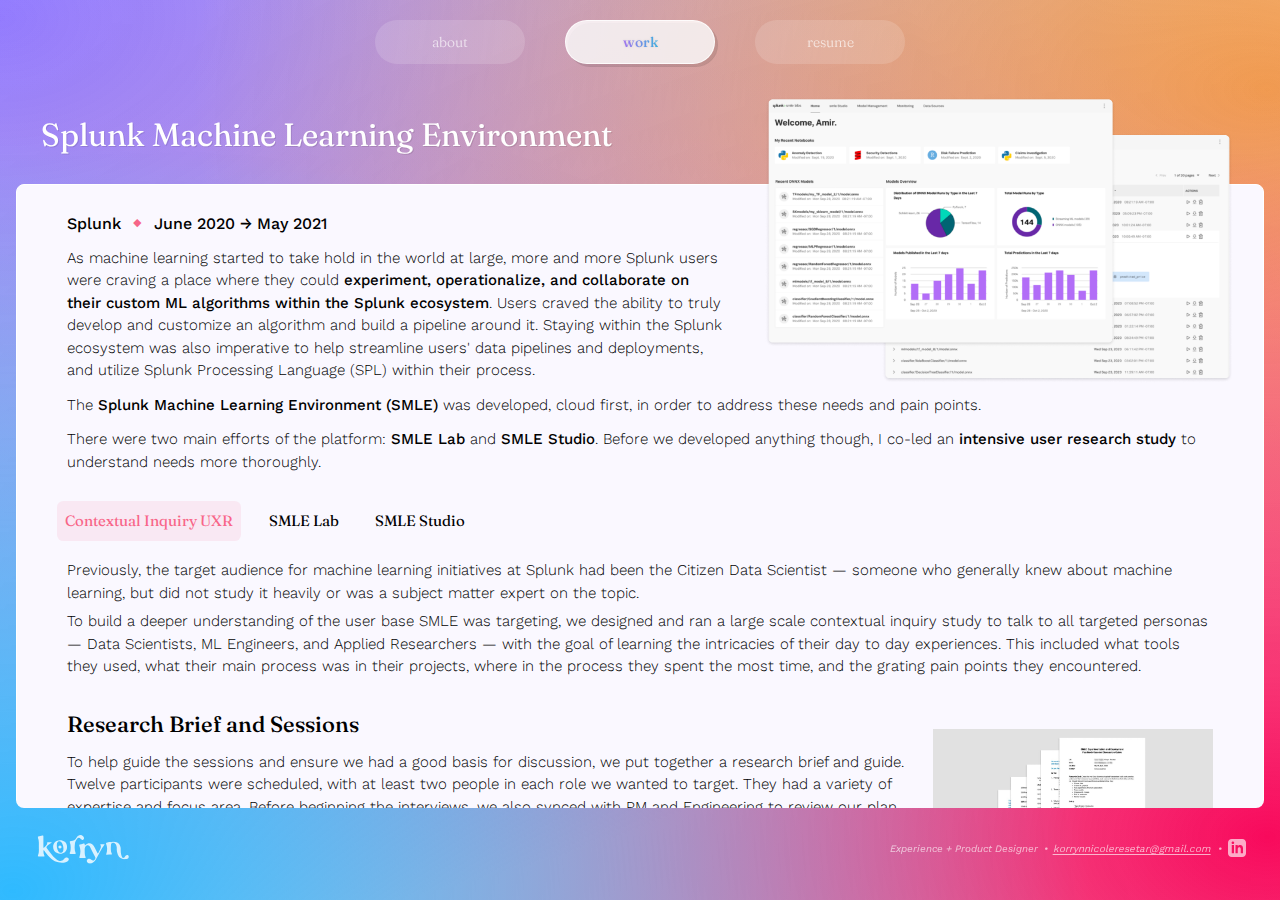
<file: smle.html>
<!DOCTYPE html>
<html lang="en">

<head>
    <!-- Google tag (gtag.js) -->
    <script async src="https://www.googletagmanager.com/gtag/js?id=G-3WP837NBXL"></script>
    <script>
        window.dataLayer = window.dataLayer || [];
        function gtag() { dataLayer.push(arguments); }
        gtag('js', new Date());

        gtag('config', 'G-3WP837NBXL');
    </script>

    <meta charset="utf-8">
    <meta name="viewport" content="width=device-width, initial-scale=1" />
    <link rel="stylesheet" href="styling.css" />

    <link rel="shortcut icon" type="image/png" href="icon.png" />
    <script type="text/javascript" src="/jquery/jquery-3.7.1.slim.min.js">
    </script>
    <script src="/jquery/smlepage.js"></script>



    <title>korryn resetar > work > splunk machine learning environment</title>
    <link rel="stylesheet" href="styling.css" />

</head>

<body>
    <main class="page">

        <div class="page-placeholder drilldown">
            <div class="navigation drilldown">
                <a class="nav-item inactive" href="/index.html">
                    <div class=""><span>about</span></div>
                </a>
                <a class="nav-item active " href="/work.html">
                    <div class="workactive"><span>work</span></div>
                </a>
                <a class="nav-item inactive" href="/resume.pdf" target="_blank">
                    <div class=""><span>resume</span></div>
                </a>

            </div>
            <div class="page-wrapper work">
                <div class="work-page smle">

                    <h1 class="smle-text">Splunk Machine Learning Environment</h1>
                    <img class="smle-hero" src="/smle-header.png" />
                    <div class="page-header">
                        <div class="smle-header">
                            <h2>Splunk</h2><span class="diamond-bullet">◆</span>
                            <h2>June 2020 → May 2021</h2>
                        </div>
                        <div class="intro-pgh">
                            <p class="first-pgh">As machine learning started to take hold in the world at large, more
                                and more Splunk users were craving a place where they could <span
                                    style="font-weight:500;">experiment, operationalize, and collaborate on their custom
                                    ML algorithms within the Splunk ecosystem</span>. Users craved the ability to truly
                                <span style="font-weight:300;">develop and customize an algorithm and build a pipeline
                                    around it</span>. Staying within the Splunk ecosystem was also imperative to help
                                streamline users' data pipelines and deployments, and utilize Splunk Processing Language
                                (SPL) within their process.
                            </p>
                            <p>The <span style="font-weight:500;">Splunk Machine Learning Environment (SMLE)</span> was
                                developed, cloud first, in order to address these needs and pain points. </p>
                            <p>There were two main efforts of the platform: <span style="font-weight:500;">SMLE
                                    Lab</span> and <span style="font-weight:500;">SMLE Studio</span>. Before we
                                developed anything though, I co-led an <span style="font-weight:500;">intensive user
                                    research study</span> to understand needs more thoroughly.</p>
                        </div>
                    </div>
                    <div class="page-tabs">
                        <button id="uxr-tab" class="tab active">Contextual Inquiry UXR</button>
                        <button id="lab-tab" class="tab">SMLE Lab</button>
                        <button id="studio-tab" class="tab">SMLE Studio</button>

                    </div>
                    <div id="uxr-content" class="smle-content active">
                        <div class="paragraph-info" style="margin-top:-10px;">
                            <p class="pgh-text">Previously, the target audience for machine learning initiatives at
                                Splunk had been the Citizen Data Scientist — someone who
                                generally knew about machine learning, but did not study it heavily or was a subject
                                matter expert on the topic.</p>
                            <p class="pgh-text">To build a deeper understanding of the user base SMLE was targeting, we
                                designed and ran a large scale contextual inquiry study to talk to all targeted personas
                                — Data Scientists, ML Engineers, and Applied Researchers — with the goal of learning the
                                intricacies of their day to day experiences. This included what tools they used, what
                                their main process was in their projects, where in the process they spent the most time,
                                and the grating pain points they encountered.</p>

                        </div>
                        <div class="content-section">
                            <h3 class="section-label">Research Brief and Sessions</h3>
                            <div class="paragraph-image researchbrief">

                                <div class="paragraph-info">


                                    <p class=pgh-text>To help guide the sessions and ensure we had a good basis for
                                        discussion, we put together a research brief and guide. Twelve participants were
                                        scheduled, with at least two people in each role we wanted to target. They had a
                                        variety of expertise and focus area. Before beginning the interviews, we also
                                        synced with PM and Engineering to review our plan and align in case there were
                                        any missing bits of information.</p>
                                    <p class=pgh-text>After that, we began facilitating the sessions! We had two or
                                        three sessions per week and spread the sessions across a four week span. After
                                        each session wrapped, we transcribed the sessions as quickly as possible so we
                                        could capture direct quotes and maintain as much context as possible.</p>
                                </div>
                                <div class="img-caption ">
                                    <img class="image " src="/smle-researchbrief.png" />
                                    <span>Contextual inquiry discussion guide.</span>
                                </div>
                            </div>
                        </div>

                        <div class="content-section">
                            <h3 class="section-label">Consolidation and Deliverables</h3>

                            <div class="paragraph-image">
                                <div class="paragraph-info">
                                    <p class=pgh-text>Once we finished the sessions and transcriptions, we had around 64
                                        pages of data to digest and synthesize.
                                    </p>
                                    <p class="pgh-text">From these 60+ pages, I created three robust mental models for
                                        the roles we
                                        spoke with. These ended up being pretty verbose themselves because we had such
                                        rich sessions, detailing what these roles’ day to day jobs and experiences were.
                                        To distill this data more, I created corresponding one pagers for each mental
                                        model.</p>
                                    <p class="pgh-text">In addition to these one pagers and detailed mental models, I
                                        also created user journeys
                                        for each role and added context to each with direct quotes referencing potential
                                        design opportunities
                                        and common pain points.</p>
                                </div>
                                <div class="img-caption">
                                    <img class="image" src="/consolidation-preview.png" />
                                    <span>Session consolidation document.</span>
                                </div>
                            </div>
                            <div class="img-caption">
                                <div class="full-width-image">
                                    <img class="image mental-models" src="/mental-models.png" />
                                </div>
                                <span>Mental model documents and one-pager summaries.</span>
                            </div>
                            <div class="img-caption">
                                <div class="full-width-image">
                                    <img class="image user-journeys" src="/user-journeys.png" />
                                </div>
                                <span>User journeys with direct quotes speaking to specific steps and processes.</span>
                            </div>
                        </div>


                    </div>
                    <div id="lab-content" class="smle-content inactive">
                        <div class="content-section" style="margin-top:-10px;">
                            <h3 class="section-label">Contextual Inquiry</h3>
                            <div class="paragraph-image">
                                <div class="paragraph-info">
                                    <p class="pgh-text">After initial brainstorming and explorations, there were quite a
                                        lot of assumptions and missing information about our users and their day to day
                                        work. We knew that if we didn't interview folks to get some actual feedback
                                        about lived experience, we'd miss the mark with our designs and roadmap.</p>
                                    <p class="pgh-text">The research plan developed focused on contextual inquiry to
                                        gain the foundational understanding of our users we needed. The goal was to get
                                        a particular idea of the tools / environments they used, where they spent the
                                        most time, and what glaring pain points they had.</p>
                                    <p class="pgh-text">To read about this study more in depth, take a look the
                                        Contextual Inquiry UXR.</p>
                                </div>
                                <div class="img-caption">
                                    <img class="image" src="/consolidation-preview.png" />
                                    <span>Session consolidation document.</span>
                                </div>
                            </div>
                        </div>
                        <div class="img-caption">
                            <div class="full-width-image  no-margin">
                                <img class="image user-journeys" src="/user-journeys.png" />
                            </div>
                            <span>User journeys with direct quotes speaking to specific steps and processes.</span>
                        </div>
                        <div class="content-section">
                            <h3 class="section-label" style="margin-bottom:-10px;">Discovery + Initial Brainstorming
                            </h3>
                            <div class="img-caption">
                                <div class="full-width-image">
                                    <img class="image user-journeys" src="/notes.png" />
                                </div>
                                <span>Individual notes on PRD, architecture, design direction, and users.</span>
                            </div>

                        </div>

                        <div class="content-section">
                            <h3 class="section-label">Designs</h3>
                            <div class="lab-grid">
                                <img class="lab-designs" src="/lab-1.png" />
                                <img class="lab-designs" src="/lab-2.png" />
                                <img class="lab-designs" src="/lab-3.png" />
                                <img class="lab-designs" src="/lab-4.png" />
                                <img class="lab-designs" src="/lab-5.png" />
                                <img class="lab-designs" src="/lab-6.png" />
                                <img class="lab-designs" src="/lab-7.png" />
                                <img class="lab-designs" src="/lab-8.png" />
                                <img class="lab-designs" src="/lab-9.png" />
                            </div>
                        </div>
                        <section class="etc">
                            <p class="etc-item"><span class="etc-label">Design Patents:</span> <span
                                    class="patent-links"><a class="etc-link" target="_blank"
                                        href="https://patents.justia.com/patent/D946024">[1]</a><a class="etc-link"
                                        target="_blank" href="https://patents.justia.com/patent/D946025">[2]</a><a
                                        class="etc-link" target="_blank"
                                        href="https://patents.justia.com/patent/D946026">[3]</a></span></p>
                        </section>
                    </div>
                    <div id="studio-content" class="smle-content inactive">
                        <div class="content-section" style="margin-top:-10px;">
                            <h3 class="section-label" style="margin-bottom:-10px;">Initial Explorations</h3>
                            <div class="img-caption">
                                <div class="full-width-image gray-bg">
                                    <img class="image studio-explorations" src="/studio-explorations.png" />
                                </div>
                                <span>Red lining and outlining Jupyter Lab’s functionality, what the product consisted of, and how we could begin to integrate it into a Splunk app.</span>
                            </div>
                            
                        </div>
                        <div class="content-section" >
                            <h3 class="section-label">User Research</h3>
                            <div class="paragraph-image">
                                <div class="paragraph-info">
                                    <p class="pgh-text">Jupyter Notebooks and Lab are cornerstones within the data science community, 
                                        so we needed to talk to actual users about their preferences, what they use in Jupyter, and what 
                                        pain points existed. Because of this, we decided to do a small scale user research study.</p>
                                    <p class="pgh-text">We talked to four users with a range expertise and needs. The first portion of the 
                                        sessions focused on what their environments / projects looked like and how they used Jupyter. 
                                        They then gave feedback on design directions we were considering. The consistent takeaway was that much of 
                                        Jupyter’s UI was either not used or redundant, and there were only a few primary actions that needed to be 
                                        maintained.</p>
                                   
                                </div>
                                <div class="img-caption">
                                    <img class="image" src="/studio-uxr.png" />
                                    <span>Study consolidation document.</span>
                                </div>
                            </div>
                            <div class="img-caption">
                                <div class="full-width-image">
                                    <img class="image studio-explorations" src="/studio-slides.png" />
                                </div>
                                <span>Slides from research read-out presentation noting some specific direct quotes and asking about potential design directions.</span>
                            </div>
                        </div>
                        <div class="content-section" >
                            <h3 class="section-label" style="margin-bottom:-10px;">Navigation Explorations</h3>
                            <div class="img-caption">
                                <div class="full-width-image gray-bg">
                                    <img class="image studio-explorations" src="/smle-nav.png" />
                                </div>
                                <span>Further navigation exploration and potential designs after getting feedback from the user research sessions.</span>
                            </div>
                            
                        </div>

                        <div class="content-section" >
                            <h3 class="section-label" style="margin-bottom:-10px;">Designs</h3>
                            <div class="lab-grid studio">
                                <img class="studio-designs" src="/studio-1.png" />
                                <img class="studio-designs" src="/studio-2.png" />
                                <img class="studio-designs" src="/studio-3.png" />
                                <img class="studio-designs" src="/studio-4.png" />
                                <img class="studio-designs" src="/studio-5.png" />
                                <img class="studio-designs" src="/studio-6.png" />
                              
                            </div>
                            
                        </div>

                    </div>

                </div>
               
            </div>
            <footer class="wip-footer drilldown">

                <div class="logo">

                    <svg class="k" width="45" height="40" viewBox="0 0 45 40" fill="none"
                        xmlns="http://www.w3.org/2000/svg">
                        <path
                            d="M19.9891 10.6531C19.9284 10.9487 19.7009 11.1467 19.5829 11.2385C19.083 11.6247 15.2214 14.216 13.4337 15.885C13.1047 16.1922 12.6121 16.6929 12.5679 17.3812C12.5409 17.8061 12.7137 18.2615 13.133 18.812C17.1357 24.0691 20.8186 29.5739 25.8052 34.0457C27.1366 35.2398 28.584 36.2761 30.286 36.8434C32.8465 37.6973 35.1156 37.1727 36.9923 35.1745C37.8218 34.2915 38.6303 33.3303 39.6333 32.6763C41.1341 31.697 42.8387 31.7752 43.9116 33.2553C45.0056 34.765 44.4847 36.3609 42.9357 37.3234C38.782 39.9044 34.1594 39.9788 29.5764 39.0492C22.2548 37.5647 17.4595 32.492 12.9735 27.1204C11.7291 25.6306 10.6378 24.0193 9.45478 22.4791C9.21541 22.168 8.97736 21.6304 8.48411 21.8814C8.27837 21.9862 8.24144 22.5199 8.23023 22.8621C8.15902 25.0601 8.46961 27.2006 9.47061 29.1903C9.98034 30.204 9.9421 30.7706 8.585 30.7538C6.12602 30.7234 3.66637 30.7402 1.20672 30.7402C0.286823 30.7402 -0.253245 30.5041 0.234728 29.4536C1.76195 26.1701 1.80284 22.6673 1.69469 19.1665C1.52984 13.8447 2.46885 8.41106 0.0995463 3.295C-0.211042 2.62484 0.247917 2.28071 0.851289 2.12481C2.81109 1.61897 4.76431 1.07948 6.74192 0.649313C8.16825 0.339464 8.16495 1.36022 8.16495 2.32017C8.16495 7.20271 8.16231 12.0859 8.19133 16.9685C8.19397 17.4607 7.9091 18.1962 8.59028 18.3689C8.87317 18.4401 9.36972 17.8941 9.69811 17.5623C10.9378 16.3087 12.2178 15.0841 13.0704 13.5187C13.2603 13.1701 13.3507 13.0433 13.4133 12.8945C13.9375 11.6525 13.381 10.93 13.8287 10.5069C13.96 10.3834 14.0193 10.4332 15.896 10.3879C16.5073 10.373 16.6451 10.364 17.1113 10.3601C18.1987 10.351 18.0372 10.3937 18.5331 10.3711C19.3778 10.3323 19.8743 10.2061 19.9891 10.4183C20.024 10.483 20.0095 10.5528 19.9891 10.6531Z" />
                    </svg>

                    <div class="o">
                        <svg class="o-letter" width="20" height="20" viewBox="0 0 20 20" fill="none"
                            xmlns="http://www.w3.org/2000/svg">
                            <path
                                d="M19.9661 10.1133C19.9606 15.8135 15.9681 19.6777 10.0941 19.6692C4.02924 19.6601 0.0752043 15.8184 0.074585 9.93345C0.074585 4.69618 4.31105 0.667367 9.81907 0.66919C15.8926 0.671013 19.9711 4.46834 19.9661 10.1133ZM5.34167 7.9959C5.2977 10.5848 5.85327 13.6737 7.67668 16.4393C9.3948 19.0452 12.7189 19.0689 14.0407 16.5171C15.7978 13.1238 14.39 5.43498 11.5434 2.88197C9.77014 1.29134 7.20596 1.74095 6.07872 3.81337C5.47112 4.9307 5.51014 6.14888 5.34167 7.9959Z"
                                fill="white" />
                        </svg>

                        <svg class="o-accent" width="6" height="6" viewBox="0 0 6 6" fill="none"
                            xmlns="http://www.w3.org/2000/svg">
                            <path
                                d="M5.59675 3.2064C4.61113 4.09524 3.73851 4.88196 2.86642 5.66919C2.01525 4.8173 0.534214 3.98388 0.500209 3.10889C0.469343 2.31961 2.02205 1.48413 2.87636 0.669189C3.76101 1.49388 4.64513 2.31909 5.59675 3.20691V3.2064Z"
                                fill="white" />
                        </svg>
                    </div>

                    <svg class="r" width="22" height="28" viewBox="0 0 22 28" fill="none"
                        xmlns="http://www.w3.org/2000/svg">
                        <path
                            d="M5.0446 27.1197C3.6629 27.0391 1.85821 27.4534 1.0046 26.7535C-0.0847033 25.8599 1.55308 24.4933 1.73654 23.2416C2.37102 18.9161 2.51243 14.65 0.868279 10.5014C0.510272 9.59776 0.695012 9.17283 1.61423 8.96662C1.99326 8.88163 2.35828 8.72291 2.73985 8.66667C6.05555 8.1805 8.65269 7.12506 10.4657 3.80876C12.6596 -0.203668 17.2391 -0.891048 19.8407 1.70975C20.3293 2.19842 20.7134 2.84455 20.9708 3.48507C21.4689 4.72548 21.2912 5.88403 20.0203 6.61015C18.6883 7.37127 17.5933 6.95072 16.6499 5.83654C14.6088 3.4257 12.8347 3.4507 10.8523 5.93839C9.3445 7.83119 8.42336 10.0621 8.19149 12.3873C7.74366 16.8884 7.39585 21.4395 9.20053 25.7962C9.55917 26.6617 9.31774 27.0254 8.38832 27.0197C7.27481 27.0129 6.1613 27.0179 5.04778 27.0179L5.0446 27.1197Z"
                            fill="white" />
                    </svg>

                    <svg class="ry" width="37" height="30" viewBox="0 0 37 30" fill="none"
                        xmlns="http://www.w3.org/2000/svg">
                        <path
                            d="M8.2192 12.2447C8.16368 15.141 8.31004 18.0175 9.58189 20.7058C10.0087 21.6083 9.58478 21.9053 8.74986 21.9089C6.2898 21.9181 3.82902 21.9061 1.36895 21.9004C0.469865 21.8983 0.205253 21.5149 0.514563 20.6648C2.5413 15.0901 2.62566 9.51888 0.425879 3.96183C0.120174 3.1902 0.372529 2.74603 1.21971 2.55577C2.68118 2.2276 4.13399 1.85982 5.58249 1.4786C7.06343 1.0896 8.35402 0.865393 8.24515 3.08764C8.20189 3.97032 8.73616 3.87201 9.25311 3.3748C13.9519 -1.13902 19.3198 0.634116 22.2117 6.50024C23.4908 9.09522 24.8397 11.6577 26.1866 14.2201C26.3935 14.6134 26.7605 14.926 27.0539 15.2761C27.3157 14.9635 27.6495 14.6848 27.8269 14.3319C28.7548 12.4873 29.6582 10.6293 30.5414 8.76351C31.3872 6.97623 31.6229 5.1451 30.7029 3.31397C30.3143 2.54022 30.3186 2.09251 31.3569 2.09251C32.8573 2.09251 34.3584 2.05078 35.8581 2.06776C36.4839 2.07483 37.0096 2.23043 36.4054 2.99711C31.6366 9.045 28.7007 16.1234 24.8873 22.7081C23.2665 25.5061 21.5549 28.1718 18.2707 29.3841C16.4033 30.0736 14.6015 29.9874 12.9115 28.9809C11.2517 27.9928 10.6165 26.4956 11.5214 24.7585C12.4212 23.0306 13.9836 22.6041 15.8005 23.4034C16.4509 23.6891 17.058 24.0908 17.6384 24.5017C19.0797 25.5209 20.6053 26.028 22.0401 24.6793C23.4172 23.3843 24.0236 21.9343 22.9493 19.9596C20.5779 15.6043 18.4567 11.1194 16.1747 6.71595C15.2893 5.00718 14.2042 3.19727 11.8559 3.74187C9.53575 4.28011 8.6107 6.25623 8.25669 8.36744C8.04543 9.6278 8.21776 10.9497 8.21776 12.244L8.2192 12.2447Z"
                            fill="white" />
                    </svg>

                    <svg class="n" width="34" height="26" viewBox="0 0 34 26" fill="none"
                        xmlns="http://www.w3.org/2000/svg">
                        <path
                            d="M20.8287 23.6604C21.3033 23.993 21.7503 24.2147 21.9977 24.3361C22.7454 24.7031 23.5377 24.9759 24.5579 25.1927C26.2041 25.5419 27.9155 25.7815 29.9961 25.3744C31.6341 25.0541 32.9079 24.1685 33.0825 22.3567C33.2043 21.0935 32.6474 20.073 31.398 19.7183C29.5573 19.196 28.6633 20.5275 27.7768 21.7704C27.1264 22.6825 26.5795 23.9074 25.1964 23.6715C23.7926 23.432 23.345 22.1627 22.9024 20.9919C21.5463 17.4014 21.6731 13.6446 21.5827 9.91004C21.4377 3.91645 16.0384 -0.368731 10.0528 0.772465C9.29 0.917809 8.41043 1.56816 7.8297 1.35199C5.44775 0.465765 3.5059 1.93152 1.36504 2.24684C0.661254 2.35031 0.41766 2.68904 0.712735 3.43916C2.60247 8.25091 2.76068 13.1132 0.978928 17.9896C0.706454 18.7354 0.8496 19.0692 1.66137 19.063C3.85623 19.0452 6.05046 19.023 8.24531 18.9965C9.02381 18.9873 9.28184 18.6781 8.93026 17.9286C7.03613 13.8891 7.44861 9.61012 7.7079 5.37728C7.80333 3.81545 8.43115 2.25978 10.3328 1.99434C12.1629 1.73876 13.5774 2.58249 14.5072 4.12338C15.1218 5.14264 15.4326 6.27952 15.7264 7.43181C16.368 9.94823 15.712 10.306 16.0642 13.1569C16.1583 13.9212 16.3963 15.536 17.0254 17.4876C17.2784 18.2729 17.5697 19.1609 18.1467 20.2652C18.7286 21.3793 19.423 22.6738 20.8287 23.6592V23.6604Z"
                            fill="white" />
                    </svg>

                </div>

                <div class="desc">
                    <span class="title">Experience + Product Designer</span>
                    <span class="bullet">•</span>
                    <a class="email" href="mailto:korrynnicoleresetar@gmail.com">korrynnicoleresetar@gmail.com</a>
                    <span class="bullet">•</span>
                    <a class="linkedin" target="_blank" href="https://www.linkedin.com/in/korryn-resetar/"><img
                            class="linkedin-logo" src="/linkedin.svg" /></a>
                </div>
            </footer>


    </main>
    <div class="bg">
    </div>


</body>

</html>
</file>
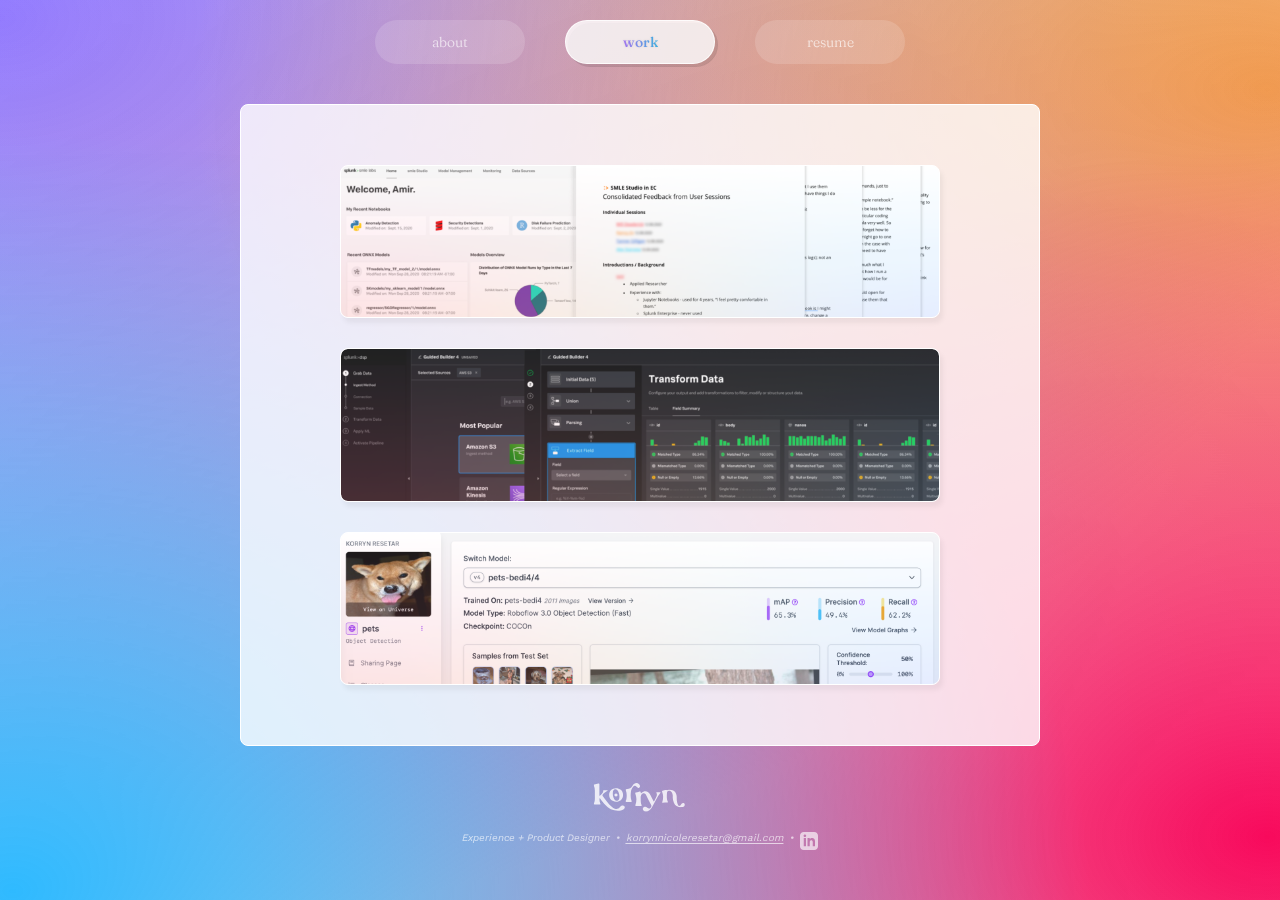
<file: work.html>
<!DOCTYPE html>
<html lang="en">

<head>
    <!-- Google tag (gtag.js) -->
    <script async src="https://www.googletagmanager.com/gtag/js?id=G-3WP837NBXL"></script>
    <script>
        window.dataLayer = window.dataLayer || [];
        function gtag() { dataLayer.push(arguments); }
        gtag('js', new Date());

        gtag('config', 'G-3WP837NBXL');
    </script>

    <meta charset="utf-8">
    <meta name="viewport" content="width=device-width, initial-scale=1" />
    <link rel="stylesheet" href="styling.css" />

    <link rel="shortcut icon" type="image/png" href="icon.png" />


    <title>korryn resetar > work</title>
    <link rel="stylesheet" href="styling.css" />

</head>

<body>
    <main class="page">

        <div class="page-placeholder drilldown work">
            <div class="navigation drilldown">
                <a class="nav-item inactive" href="/index.html">
                    <div class=""><span>about</span></div>
                </a>
                <a class="nav-item active " href="/work.html">
                    <div class="workactive"><span>work</span></div>
                </a>
                <a class="nav-item inactive" href="/resume.pdf" target="_blank">
                    <div class=""><span>resume</span></div>
                </a>

            </div>
            <div class="page-wrapper work cards">
                <div class="work-page cards">

                    <div class="work-cards">
                        <a class="card smle" href="/smle.html"><span class="card-title">Splunk Machine Learning Environment
                                (SMLE)</span>        <div class="card-bg"></div></a>
                        <a class="card mlgb" href="/mlgb.html"><span class="card-title">Streaming Machine Learning Guided
                                Builder</span>        <div class="card-bg"></div></a>
                     
                        <a class="card robo" href="/roboflow.html"><span class="card-title">Roboflow</span>
                  <div class="card-bg"></div>
                        </a>
                    </div>

                </div>

            </div>
            <footer class="wip-footer dridown">

                <div class="logo">

                    <svg class="k" width="45" height="40" viewBox="0 0 45 40" fill="none"
                        xmlns="http://www.w3.org/2000/svg">
                        <path
                            d="M19.9891 10.6531C19.9284 10.9487 19.7009 11.1467 19.5829 11.2385C19.083 11.6247 15.2214 14.216 13.4337 15.885C13.1047 16.1922 12.6121 16.6929 12.5679 17.3812C12.5409 17.8061 12.7137 18.2615 13.133 18.812C17.1357 24.0691 20.8186 29.5739 25.8052 34.0457C27.1366 35.2398 28.584 36.2761 30.286 36.8434C32.8465 37.6973 35.1156 37.1727 36.9923 35.1745C37.8218 34.2915 38.6303 33.3303 39.6333 32.6763C41.1341 31.697 42.8387 31.7752 43.9116 33.2553C45.0056 34.765 44.4847 36.3609 42.9357 37.3234C38.782 39.9044 34.1594 39.9788 29.5764 39.0492C22.2548 37.5647 17.4595 32.492 12.9735 27.1204C11.7291 25.6306 10.6378 24.0193 9.45478 22.4791C9.21541 22.168 8.97736 21.6304 8.48411 21.8814C8.27837 21.9862 8.24144 22.5199 8.23023 22.8621C8.15902 25.0601 8.46961 27.2006 9.47061 29.1903C9.98034 30.204 9.9421 30.7706 8.585 30.7538C6.12602 30.7234 3.66637 30.7402 1.20672 30.7402C0.286823 30.7402 -0.253245 30.5041 0.234728 29.4536C1.76195 26.1701 1.80284 22.6673 1.69469 19.1665C1.52984 13.8447 2.46885 8.41106 0.0995463 3.295C-0.211042 2.62484 0.247917 2.28071 0.851289 2.12481C2.81109 1.61897 4.76431 1.07948 6.74192 0.649313C8.16825 0.339464 8.16495 1.36022 8.16495 2.32017C8.16495 7.20271 8.16231 12.0859 8.19133 16.9685C8.19397 17.4607 7.9091 18.1962 8.59028 18.3689C8.87317 18.4401 9.36972 17.8941 9.69811 17.5623C10.9378 16.3087 12.2178 15.0841 13.0704 13.5187C13.2603 13.1701 13.3507 13.0433 13.4133 12.8945C13.9375 11.6525 13.381 10.93 13.8287 10.5069C13.96 10.3834 14.0193 10.4332 15.896 10.3879C16.5073 10.373 16.6451 10.364 17.1113 10.3601C18.1987 10.351 18.0372 10.3937 18.5331 10.3711C19.3778 10.3323 19.8743 10.2061 19.9891 10.4183C20.024 10.483 20.0095 10.5528 19.9891 10.6531Z" />
                    </svg>

                    <div class="o">
                        <svg class="o-letter" width="20" height="20" viewBox="0 0 20 20" fill="none"
                            xmlns="http://www.w3.org/2000/svg">
                            <path
                                d="M19.9661 10.1133C19.9606 15.8135 15.9681 19.6777 10.0941 19.6692C4.02924 19.6601 0.0752043 15.8184 0.074585 9.93345C0.074585 4.69618 4.31105 0.667367 9.81907 0.66919C15.8926 0.671013 19.9711 4.46834 19.9661 10.1133ZM5.34167 7.9959C5.2977 10.5848 5.85327 13.6737 7.67668 16.4393C9.3948 19.0452 12.7189 19.0689 14.0407 16.5171C15.7978 13.1238 14.39 5.43498 11.5434 2.88197C9.77014 1.29134 7.20596 1.74095 6.07872 3.81337C5.47112 4.9307 5.51014 6.14888 5.34167 7.9959Z"
                                fill="white" />
                        </svg>

                        <svg class="o-accent" width="6" height="6" viewBox="0 0 6 6" fill="none"
                            xmlns="http://www.w3.org/2000/svg">
                            <path
                                d="M5.59675 3.2064C4.61113 4.09524 3.73851 4.88196 2.86642 5.66919C2.01525 4.8173 0.534214 3.98388 0.500209 3.10889C0.469343 2.31961 2.02205 1.48413 2.87636 0.669189C3.76101 1.49388 4.64513 2.31909 5.59675 3.20691V3.2064Z"
                                fill="white" />
                        </svg>
                    </div>

                    <svg class="r" width="22" height="28" viewBox="0 0 22 28" fill="none"
                        xmlns="http://www.w3.org/2000/svg">
                        <path
                            d="M5.0446 27.1197C3.6629 27.0391 1.85821 27.4534 1.0046 26.7535C-0.0847033 25.8599 1.55308 24.4933 1.73654 23.2416C2.37102 18.9161 2.51243 14.65 0.868279 10.5014C0.510272 9.59776 0.695012 9.17283 1.61423 8.96662C1.99326 8.88163 2.35828 8.72291 2.73985 8.66667C6.05555 8.1805 8.65269 7.12506 10.4657 3.80876C12.6596 -0.203668 17.2391 -0.891048 19.8407 1.70975C20.3293 2.19842 20.7134 2.84455 20.9708 3.48507C21.4689 4.72548 21.2912 5.88403 20.0203 6.61015C18.6883 7.37127 17.5933 6.95072 16.6499 5.83654C14.6088 3.4257 12.8347 3.4507 10.8523 5.93839C9.3445 7.83119 8.42336 10.0621 8.19149 12.3873C7.74366 16.8884 7.39585 21.4395 9.20053 25.7962C9.55917 26.6617 9.31774 27.0254 8.38832 27.0197C7.27481 27.0129 6.1613 27.0179 5.04778 27.0179L5.0446 27.1197Z"
                            fill="white" />
                    </svg>

                    <svg class="ry" width="37" height="30" viewBox="0 0 37 30" fill="none"
                        xmlns="http://www.w3.org/2000/svg">
                        <path
                            d="M8.2192 12.2447C8.16368 15.141 8.31004 18.0175 9.58189 20.7058C10.0087 21.6083 9.58478 21.9053 8.74986 21.9089C6.2898 21.9181 3.82902 21.9061 1.36895 21.9004C0.469865 21.8983 0.205253 21.5149 0.514563 20.6648C2.5413 15.0901 2.62566 9.51888 0.425879 3.96183C0.120174 3.1902 0.372529 2.74603 1.21971 2.55577C2.68118 2.2276 4.13399 1.85982 5.58249 1.4786C7.06343 1.0896 8.35402 0.865393 8.24515 3.08764C8.20189 3.97032 8.73616 3.87201 9.25311 3.3748C13.9519 -1.13902 19.3198 0.634116 22.2117 6.50024C23.4908 9.09522 24.8397 11.6577 26.1866 14.2201C26.3935 14.6134 26.7605 14.926 27.0539 15.2761C27.3157 14.9635 27.6495 14.6848 27.8269 14.3319C28.7548 12.4873 29.6582 10.6293 30.5414 8.76351C31.3872 6.97623 31.6229 5.1451 30.7029 3.31397C30.3143 2.54022 30.3186 2.09251 31.3569 2.09251C32.8573 2.09251 34.3584 2.05078 35.8581 2.06776C36.4839 2.07483 37.0096 2.23043 36.4054 2.99711C31.6366 9.045 28.7007 16.1234 24.8873 22.7081C23.2665 25.5061 21.5549 28.1718 18.2707 29.3841C16.4033 30.0736 14.6015 29.9874 12.9115 28.9809C11.2517 27.9928 10.6165 26.4956 11.5214 24.7585C12.4212 23.0306 13.9836 22.6041 15.8005 23.4034C16.4509 23.6891 17.058 24.0908 17.6384 24.5017C19.0797 25.5209 20.6053 26.028 22.0401 24.6793C23.4172 23.3843 24.0236 21.9343 22.9493 19.9596C20.5779 15.6043 18.4567 11.1194 16.1747 6.71595C15.2893 5.00718 14.2042 3.19727 11.8559 3.74187C9.53575 4.28011 8.6107 6.25623 8.25669 8.36744C8.04543 9.6278 8.21776 10.9497 8.21776 12.244L8.2192 12.2447Z"
                            fill="white" />
                    </svg>

                    <svg class="n" width="34" height="26" viewBox="0 0 34 26" fill="none"
                        xmlns="http://www.w3.org/2000/svg">
                        <path
                            d="M20.8287 23.6604C21.3033 23.993 21.7503 24.2147 21.9977 24.3361C22.7454 24.7031 23.5377 24.9759 24.5579 25.1927C26.2041 25.5419 27.9155 25.7815 29.9961 25.3744C31.6341 25.0541 32.9079 24.1685 33.0825 22.3567C33.2043 21.0935 32.6474 20.073 31.398 19.7183C29.5573 19.196 28.6633 20.5275 27.7768 21.7704C27.1264 22.6825 26.5795 23.9074 25.1964 23.6715C23.7926 23.432 23.345 22.1627 22.9024 20.9919C21.5463 17.4014 21.6731 13.6446 21.5827 9.91004C21.4377 3.91645 16.0384 -0.368731 10.0528 0.772465C9.29 0.917809 8.41043 1.56816 7.8297 1.35199C5.44775 0.465765 3.5059 1.93152 1.36504 2.24684C0.661254 2.35031 0.41766 2.68904 0.712735 3.43916C2.60247 8.25091 2.76068 13.1132 0.978928 17.9896C0.706454 18.7354 0.8496 19.0692 1.66137 19.063C3.85623 19.0452 6.05046 19.023 8.24531 18.9965C9.02381 18.9873 9.28184 18.6781 8.93026 17.9286C7.03613 13.8891 7.44861 9.61012 7.7079 5.37728C7.80333 3.81545 8.43115 2.25978 10.3328 1.99434C12.1629 1.73876 13.5774 2.58249 14.5072 4.12338C15.1218 5.14264 15.4326 6.27952 15.7264 7.43181C16.368 9.94823 15.712 10.306 16.0642 13.1569C16.1583 13.9212 16.3963 15.536 17.0254 17.4876C17.2784 18.2729 17.5697 19.1609 18.1467 20.2652C18.7286 21.3793 19.423 22.6738 20.8287 23.6592V23.6604Z"
                            fill="white" />
                    </svg>

                </div>

                <div class="desc">
                    <span class="title">Experience + Product Designer</span>
                    <span class="bullet">•</span>
                    <a class="email" href="mailto:korrynnicoleresetar@gmail.com">korrynnicoleresetar@gmail.com</a>
                    <span class="bullet">•</span>
                    <a class="linkedin" target="_blank" href="https://www.linkedin.com/in/korryn-resetar/"><img
                            class="linkedin-logo" src="/linkedin.svg" /></a>
                </div>
            </footer>

        </div>
    </main>
    <div class="bg">
    </div>


</body>

</html>
</file>
<file: styling.css>
@import url('https://fonts.googleapis.com/css2?family=Work+Sans:ital,wght@0,100;0,200;0,300;0,400;0,500;0,600;0,700;1,200;1,300;1,400;1,500;1,600;1,700&display=swap');
@import url('https://fonts.googleapis.com/css?family=DM+Serif+display&display=swap');
@import url('https://fonts.googleapis.com/css2?family=Fraunces:ital,opsz,wght@0,9..144,100;0,9..144,200;0,9..144,300;0,9..144,400;0,9..144,500;0,9..144,600;0,9..144,700;0,9..144,800;0,9..144,900;1,9..144,100;1,9..144,200;1,9..144,300;1,9..144,400;1,9..144,500;1,9..144,600;1,9..144,700;1,9..144,800;1,9..144,900&display=swap');

@tailwind base;
@tailwind components;
@tailwind utilities;

body {
  margin: 0;
  width: 100vw;
  height: 100vh;
  overflow: hidden;
  min-height: 100vh;
  /* mobile viewport bug fix */
  min-height: -webkit-fill-available;
}

html {
  height: -webkit-fill-available;
}

nav {
  position:relative;
  z-index:100;
  margin: 0 2rem;
}

  nav .line {
    height: 2.25rem;
    position: absolute;
    top:0;
    background:white;
    padding: .5rem .5rem;
    border-radius: 0.375rem;
    margin: 0;
    z-index: 0;


  }
  nav ul {
    padding: 0;
    margin: 0;
    list-style: none;
    position: relative;
    z-index: 10;
    display: flex;
    gap: 64px;
  }

  nav ul li {
    opacity: .4;
    transition: all 0.4s ease;
  }
      
  nav ul li:hover {
    opacity: .7;
  }

  nav ul .active a {
    color:black;
    
  }

  nav ul li:last-child{
    margin-right: 0;
  }

  nav ul li a {
    text-decoration: none;
    color: #fff;
    display: block;
    letter-spacing: .05em;
    font-size: 14px;
    width: auto;
  }

.wip {
	flex: 1 1 0%;
  box-sizing: border-box;
  display: flex;
  flex-direction: column;
  gap: 01.25rem;
  color: #ffffff;
  padding: 5rem 0;
}

.bg {
  width: 100vw;
  height: 100vh;
  background-size: 400% 400%;
  position: fixed;
  
  top: 0;
  left: 0;
  z-index: 0;
  background: radial-gradient(
      ellipse at 1% 99%,
      #2fbaff 0%,
      rgba(94, 226, 255, 0.06) 60%,
      rgba(255, 255, 255, 0) 100%
    ),
    radial-gradient(
      ellipse at 99% 93%,
      #ff0055 0%,
      rgba(245, 91, 117, 0.32) 58%,
      rgba(255, 255, 255, 0) 100%
    ),
    radial-gradient(ellipse at 99% 10%, #f0b241 0%, rgba(255, 255, 255, 0) 60%),
    radial-gradient(
      ellipse at 0% 2%,
      #9577ff 0%,
      rgba(173, 171, 255, 0.6) 60%,
      rgba(255, 255, 255, 0) 74%
    );
    -moz-animation: shift 30s infinite alternate linear;
    -webkit-animation: shift 30s infinite alternate linear;
    -o-animation: shift 30s infinite alternate linear;
    -ms-animation: shift 30s infinite alternate linear;
    animation: shift 30s infinite alternate linear;
}

@keyframes shift {
  from {
    /* radial-gradient(farthest-corner at top right, ..) */
    background-position: left top;
    background-size: 200% 100%;
  }
  49.9% {
    background-position: left top;
  }
  50% {
    /* radial-gradient(farthest-corner at top center, ..) */
    background-size: 100% 100%;
  }
  50.1% {
    background-position: right top;
  }
  to {
    /* radial-gradient(farthest-corner at top left, ..) */
    background-position: right top;
    background-size: 200% 100%;
  }
}

@-moz-keyframes shift {
  from {
    /* radial-gradient(farthest-corner at top right, ..) */
    background-position: left top;
    background-size: 200% 100%;
  }
  49.9% {
    background-position: left top;
  }
  50% {
    /* radial-gradient(farthest-corner at top center, ..) */
    background-size: 100% 100%;
  }
  50.1% {
    background-position: right top;
  }
  to {
    /* radial-gradient(farthest-corner at top left, ..) */
    background-position: right top;
    background-size: 200% 100%;
  }
}

@-webkit-keyframes shift {
  from {
    /* radial-gradient(farthest-corner at top right, ..) */
    background-position: left top;
    background-size: 200% 100%;
  }
  49.9% {
    background-position: left top;
  }
  50% {
    /* radial-gradient(farthest-corner at top center, ..) */
    background-size: 100% 100%;
  }
  50.1% {
    background-position: right top;
  }
  to {
    /* radial-gradient(farthest-corner at top left, ..) */
    background-position: right top;
    background-size: 200% 100%;
  }
}

@-o-keyframes shift {
  from {
    /* radial-gradient(farthest-corner at top right, ..) */
    background-position: left top;
    background-size: 200% 100%;
  }
  49.9% {
    background-position: left top;
  }
  50% {
    /* radial-gradient(farthest-corner at top center, ..) */
    background-size: 100% 100%;
  }
  50.1% {
    background-position: right top;
  }
  to {
    /* radial-gradient(farthest-corner at top left, ..) */
    background-position: right top;
    background-size: 200% 100%;
  }
}

@-ms-keyframes shift {
  from {
    /* radial-gradient(farthest-corner at top right, ..) */
    background-position: left top;
    background-size: 200% 100%;
  }
  49.9% {
    background-position: left top;
  }
  50% {
    /* radial-gradient(farthest-corner at top center, ..) */
    background-size: 100% 100%;
  }
  50.1% {
    background-position: right top;
  }
  to {
    /* radial-gradient(farthest-corner at top left, ..) */
    background-position: right top;
    background-size: 200% 100%;
  }
}

.wip-content {
  flex: 1 1 0%;
  z-index: 50;
  position: relative;
  display: flex;
  flex-direction: column;
  height:100%;
  justify-content: center;
  align-items: center;
}



.diamond-bullet {
  font-size:12px;
  padding-bottom:2px;
  color:rgba(246,101,136,1);
}


.wip-text {
  display: flex;
  flex-direction: row;
  font-size: 1.5rem;
  gap: 1rem;
  filter: drop-shadow(2px 2px 0px rgb(0 0 0 / 0));

  transition: all .05s linear;
  -moz-transition: all .05s linear;
  -webkit-transition: all .05s linear;
  -o-transition: all .05s linear;
  -ms-transition: opacity, filter .05s linear;
  
}

.wip-text .word {
  display:flex;
  flex-direction:row;
  gap:.0625rem;
  font-family: 'Work Sans';
  font-weight: 300;
}

.wip-text .word .letter {
  position:relative;
  display:inline-block;

  -moz-animation: wave 2s ease-in-out infinite;
  -webkit-animation: wave 2s ease-in-out infinite;
  -o-animation: wave 2s ease-in-out infinite;
  -ms-animation: wave 2s ease-in-out infinite;
  animation: wave 2s ease-in-out infinite;

  -moz-animation-delay: calc(0.1s * var(--i));
  -webkit-animation-delay: calc(0.1s * var(--i));
  -o-animation-delay: calc(0.1s * var(--i));
  -ms-animation-delay: calc(0.1s * var(--i));
  animation-delay: calc(0.1s * var(--i));

  transition: all .05s linear;
  -moz-transition: all .05s linear;
  -webkit-transition: all .05s linear;
  -o-transition: all .05s linear;
  -ms-transition: opacity, filter .05s linear;

  opacity:.45;
}

.wip-footer {
 display:flex;
 padding:10px 0px 30px 0px;
 justify-self: end;
 position: relative;
 box-sizing:border-box;
 z-index: 100;
height:fit-content;
 bottom:0;
 flex-direction: column;
 justify-content: center;
 align-items:center;
 gap:.85rem;
 width:100%;
 align-items:center;
 transition: all .25s linear;
  -moz-transition: all .25s linear;
  -webkit-transition: all .25s linear;
  -o-transition: all .25s linear;
  -ms-transition: all .25s linear;

}

.wip-footer > .logo {
  opacity:.8;
  transition: all .25s linear;
  -moz-transition: all .25s linear;
  -webkit-transition: all .25s linear;
  -o-transition: all .25s linear;
  -ms-transition: all .25s linear;
  
}

.wip-footer > .desc {
  opacity:.65;
  transition: all .25s linear;
  -moz-transition: all .25s linear;
  -webkit-transition: all .25s linear;
  -o-transition: all .25s linear;
  -ms-transition: all .25s linear;

}

.wip-footer:hover > .logo, 
.wip-footer:hover > .desc {
  opacity:1;
  transition: all .25s linear;
  -moz-transition: all .25s linear;
  -webkit-transition: all .25s linear;
  -o-transition: all .25s linear;
  -ms-transition: all .25s linear;

}

.wip-footer:hover > .logo > .k,
.wip-footer:hover > .logo > .o,
.wip-footer:hover > .logo > .o-accent,
.wip-footer:hover > .logo > .r,
.wip-footer:hover > .logo > .ry,
.wip-footer:hover > .logo > .n {
  transition: all .25s linear;
  -moz-transition: all .25s linear;
  -webkit-transition: all .25s linear;
  -o-transition: all .25s linear;
  -ms-transition: all .25s linear;

  filter: drop-shadow(3px 3px 0px rgb(0 0 0 / 0.125));
}

@keyframes wave {
  0% {
    transform: translateY(0px);
    opacity:.45;
    filter: drop-shadow(2px 2px 0px rgb(0 0 0 / 0));
    
    
  }

  50% {
    transform: translateY(5px);
    opacity:1;
    filter: drop-shadow(2px 2px 0px rgb(0 0 0 / 0.125));
  
  }

  100% {
    transform: translateY(0px);
    opacity:.45;
    filter: drop-shadow(2px 2px 0px rgb(0 0 0 / 0));
    
  }
}

@-moz-keyframes wave {
  0% {
    -moz-transform: translateY(0px);
    opacity:.45;
    filter: drop-shadow(2px 2px 0px rgb(0 0 0 / 0));
    
  }

  50% {
    -moz-transform: translateY(5px);
    opacity:1;
    filter: drop-shadow(2px 2px 0px rgb(0 0 0 / 0.125));
    
  }

  100% {
    -moz-transform: translateY(0px);
    opacity:.45;
    filter: drop-shadow(2px 2px 0px rgb(0 0 0 / 0));
 
  }
}

@-webkit-keyframes wave {
  0% {
    -webkit-transform: translateY(0px);
    opacity:.45;
    filter: drop-shadow(2px 2px 0px rgb(0 0 0 / 0));
    
  }

  50% {
    -webkit-transform: translateY(5px);
    opacity:1;
    filter: drop-shadow(2px 2px 0px rgb(0 0 0 / 0.125));
    
  }

  100% {
    -webkit-transform: translateY(0px);
    opacity:.45;
    filter: drop-shadow(2px 2px 0px rgb(0 0 0 / 0));
    
  }
}

@-o-keyframes wave {
  0% {
    -o-transform: translateY(0px);
    opacity:.45;
    filter: drop-shadow(2px 2px 0px rgb(0 0 0 / 0));
    
  }

  50% {
    -o-transform: translateY(5px);
    opacity:1;
    filter: drop-shadow(2px 2px 0px rgb(0 0 0 / 0.125));

  }

  100% {
    -o-transform: translateY(0px);
    opacity:.45;
    filter: drop-shadow(2px 2px 0px rgb(0 0 0 / 0));
  }
}

@-ms-keyframes wave {
  0% {
    -ms-transform: translateY(0px);
    opacity:.45;
    filter: drop-shadow(2px 2px 0px rgb(0 0 0 / 0));
    
  }

  50% {
    -ms-transform: translateY(5px);
    opacity:1;
    filter: drop-shadow(2px 2px 0px rgb(0 0 0 / 0.125));
    
  }

  100% {
    -ms-transform: translateY(0px);
    opacity:.45;
    filter: drop-shadow(2px 2px 0px rgb(0 0 0 / 0));
  }
}


.logo {
  display:inline-flex;
  gap: 0;
  flex-direction: row;
  align-content:center;
  align-items:center;
  height: min-content;
  width: min-content;
  position:relative;
 
}

.wip-footer > .logo {
  transform:scale(.70);

}

.logo .nav {
  transform:scale(1);

}

.k {
  width:auto;
  fill:white;

  transition: all .25s linear;
  -moz-transition: all .25s linear;
  -webkit-transition: all .25s linear;
  -o-transition: all .25s linear;
  -ms-transition: opacity, filter .25s linear;

  filter: drop-shadow(3px 5px 2px rgb(0 0 0 / 0));
}

.o {
  margin-top: -.1rem;
  margin-left: -1.45rem;
  position:relative;

  transition: all .25s linear;
  -moz-transition: all .25s linear;
  -webkit-transition: all .25s linear;
  -o-transition: all .25s linear;
  -ms-transition: opacity, filter .25s linear;

  filter: drop-shadow(3px 5px 2px rgb(0 0 0 / 0.0));
}

.o-letter {
  transition: all .25s linear;
  -moz-transition: all .25s linear;
  -webkit-transition: all .25s linear;
  -o-transition: all .25s linear;
  -ms-transition: opacity, filter .25s linear;

  filter: drop-shadow(3px 5px 2px rgb(0 0 0 / 0.0));
}

.o-accent {
  position:absolute;
  top:.425rem;
  left:.45rem;
  transition: all .25s linear;
  -moz-transition: all .25s linear;
  -webkit-transition: all .25s linear;
  -o-transition: all .25s linear;
  -ms-transition: opacity, filter .25s linear;

  filter: drop-shadow(3px 5px 2px rgb(0 0 0 / 0.0));
}

.r {
  margin-top:-.7rem;
  margin-left:.175rem;
  transition: all .25s linear;
  -moz-transition: all .25s linear;
  -webkit-transition: all .25s linear;
  -o-transition: all .25s linear;
  -ms-transition: opacity, filter .25s linear;

  filter: drop-shadow(3px 5px 2px rgb(0 0 0 / 0.0));
}

.ry {

 margin-top:.75rem;
 margin-left:-.5rem;
  transition: all .25s linear;
  -moz-transition: all .25s linear;
  -webkit-transition: all .25s linear;
  -o-transition: all .25s linear;
  -ms-transition: opacity, filter .25s linear;

  filter: drop-shadow(3px 5px 2px rgb(0 0 0 / 0.0));
}

.n {

  margin-top:.225rem;
  margin-left:.1rem;
  transition: all .25s linear;
  -moz-transition: all .25s linear;
  -webkit-transition: all .25s linear;
  -o-transition: all .25s linear;
  -ms-transition: opacity, filter .25s linear;

  filter: drop-shadow(3px 5px 2px rgb(0 0 0 / 0.0));
}

.desc {
  display: flex;
  flex-direction:row;
  gap:.375rem;
  font-style:italic;
  font-size: .625rem;
  color: white;
  font-family: 'Work Sans';
  font-weight:400;
  justify-content:center;
  margin: 0rem 2rem;
}

.wip-footer .desc .email {
  text-decoration: underline;
  text-underline-offset: .125rem;
  color: white;
  transition: all .25s linear;
  -moz-transition: all .25s linear;
  -ms-transition: all .25s linear;
  -webkit-transition: all .25s linear;
  -o-transition: all .25s linear;
  letter-spacing: auto;
  font-style:normal;
  -webkit-transform: skewX(-13deg);
  -moz-transform: skewX(-13deg);
  -ms-transform: skewX(-13deg);
  -o-transform: skewX(-13deg);
  transform: skewX(-13deg);
}

.wip-footer .desc .email:hover {
  transition: all .25s linear;
  text-shadow: 2px 1px 2px rgba(0,0,0,.15);
  letter-spacing:.01rem;
  -webkit-transform: skewX(0deg);
  -moz-transform: skewX(0deg);
  -o-transform: skewX(00deg);
  -ms-transform: skewX(00deg);
  transform: skewX(0deg);
}

.wip-footer .desc .title {
  text-align: right;
}

.desc .bullet {
  display: flex;
}

.page-wrapper {
  display:flex;
 flex: 1 1 0;
  justify-content:center;
  align-items:start;
  min-height:0px;
  overflow-y: auto;
  
}

.about-wrapper {
  display:flex;
  display:flex;
  flex: 1 1 0;
  overflow-y:auto;
  min-height:0;
  height:100%;
  align-items:center;
}



/* 



ABOUT PAGE




*/

.page {
  z-index: 50;
  position: relative;
  display:flex;
  align-items:center;
  justify-content:center;
}

.page-placeholder {
  display:flex;
  flex-direction:column;
  width: 100vw;
  box-sizing: border-box;
  justify-content: center;
  flex: 1 1 0%;
  padding: 20px 3vw;
  max-height: 100vh;
  max-width: 100vw;
  align-items: center;
  height: 100vh;
  min-height: 100vh;
  /* mobile viewport bug fix */
  min-height: -webkit-fill-available;
}

.about-section {
  display:flex;
  flex-direction:column;
  padding: 60px 60px;

  box-sizing: border-box;
min-height: 0px;

  gap:18px;
  border-radius: 0.5rem;
  max-width:950px;
  border-width: 1px;
  height:max-content;

  position:relative;
  z-index:50;
  border-style:solid;
  background:rgba(255,255,255,.8);
  border-color: rgba(255, 255, 255, 1);	
  }

.about-text {
  color: rgba(0,0,0,.7);
  margin: 0px;
  font-family: 'Fraunces';
  filter: drop-shadow(1px 1px 0px rgb(0 0 0 / 0.1));
  font-weight:400;
  font-size: 48px;


}

.paragraph {
  gap: 12px;
  display: flex;
  flex-direction: column;
}
.details {
  gap: 2px;
  display: flex;
  flex-direction: column;
  margin-top: -6px;
}

.paragraph-text {
  margin: 0px;
  font-size: 14px;
  color: black;
  font-family: 'Work Sans';
  font-weight:300;
  line-height: 1.65;
  color:rgba(0, 0, 0, .7);
}

.icon {
  font-size:16px;
  padding-right:6px;
}


.details-text {
  margin: 0px;
  font-size: 14px;
  color: black;
  font-family: 'Work Sans';
  font-weight:400;
  line-height: 1.65;
  color:rgba(0, 0, 0, .7);
} 

.navigation {
  display:flex;
  flex-direction:row;
  gap:40px;
  width:100%;
  justify-content:center;
  height:fit-content;
  padding-bottom:30px;
}



.nav-item {
  display:flex;
  cursor:pointer;
  box-sizing: border-box;
  flex:none;
  font-family: 'Fraunces';
  padding: 12px 0px;
  justify-content: center;
  font-size:14px;
  align-items:center;
  border-radius:9999px;
  width:150px;
  border-style:solid;
  border-width:1px;

  border-color: rgba(255, 255, 255, 0);	
  transition: all .25s linear;
  -moz-transition: all .25s linear;
  -webkit-transition: all .25s linear;
  -o-transition: all .25s linear;
  -ms-transition: all .25s linear;
  font-weight:300;

 box-shadow:0px 0px 0px rgb(0 0 0 / 0);
  background:rgba(255,255,255,0.15);
  color:rgba(255,255,255,.7);

  text-decoration:underline;
  text-decoration-color: rgb(255 255 255 / 0);

}


.nav-item:hover {
  border-color: rgba(255, 255, 255, 1);	
  border-style:solid;
  border-width:1px;
  color:rgba(255,255,255,1);
 box-shadow: 2px 2px 0px rgb(0 0 0 / 0.15);

}



.nav-item.active {
  font-weight:500;

  background:rgba(255,255,255,.8);
  filter: drop-shadow(3px 3px 0px rgb(0 0 0 / 0.125));
  border-color: rgba(255, 255, 255, .8);	
  border-style:solid;
  border-width:1px;


}




.aboutactive {

  background-size: 100%;
  background-repeat: repeat;
background-image: linear-gradient(to right, #EE5B6B 0%, #EFA734 100%);
filter: drop-shadow(0px 0px 1px rgb(0 0 0 / 0.1));
-webkit-background-clip: text;
-webkit-text-fill-color: transparent; 
-moz-background-clip: text;
-moz-text-fill-color: transparent;
}

.workactive {

  background-size: 100%;
  background-repeat: repeat;
  background-image: linear-gradient(to right, #A374EE 0%, #3EAEDF 100%);
filter: drop-shadow(0px 0px 1px rgb(0 0 0 / 0.1));
-webkit-background-clip: text;
-webkit-text-fill-color: transparent; 
-moz-background-clip: text;
-moz-text-fill-color: transparent;
}



.portrait {
  display:block;
  border-radius:.4rem;
  border-bottom-right-radius:0;
  position:absolute;
  top:-35px;
  right:-1px;
  width:300px;
  height:auto;
}

.etc-item {
  margin:0;
  margin-top:10px;
  display:flex;
  flex-direction:row;
  gap:4px;
  align-items:center;
  justify-content:center;
}

.etc {
  display:flex;
  flex-direction:row;
  gap:24px;
  width:100%;
  justify-content:center;
  align-items:center;
}

.etc-label {
  font-family: 'Work Sans';
  font-size:13px;
  color: rgba(0,0,0,.6);
  font-weight:400;

}

.likes {
  display:flex;
}

.etc-link {
  font-family: 'Fraunces';
  font-size:13px;
  font-weight:300;
  color: rgba(150,99, 234,1);
  transition: all .25s linear;
  -moz-transition: all .25s linear;
  -webkit-transition: all .25s linear;
  -o-transition: all .25s linear;
  -ms-transition: all .25s linear;

}

.etc-link:hover {
  color: rgba(243,109, 157,1);

}

.patent-links {
  display:flex;
  flex-direction:row;
  justify-content:center;
  align-items:center;
  gap:4px;
}

.work-link {
  font-family: 'Work Sans';
  font-size:14px;

  font-weight:300;
  color: rgba(41,165, 218,1);
  transition: all .25s linear;
  -moz-transition: all .25s linear;
  -webkit-transition: all .25s linear;
  -o-transition: all .25s linear;
  -ms-transition: all .25s linear;
  text-decoration-color: rgba(150,99,234,0);


  
}

.work-link:hover {
  color: rgba(150,99, 234,1);
  text-decoration-color: rgba(150,99,234,1);

}
.page-wrapper.work {
  width:100%;
  flex: 1 1 0%;
  border-radius: 0.5rem;

}

.page-placeholder.drilldown {
  padding: 20px 16px;
  max-width:1280px;

}



.work-page {
  display:flex;
  flex-direction:column;
  padding: 60px 60px;
align-items:center;
justify-content:center;
  box-sizing: border-box;
min-height: 0px;
flex: 1 1 0%;
  gap:18px;
  border-radius: 0.5rem;
  max-width:100%;
  border-width: 1px;
height:100%;
 width:100%;
  position:relative;
  z-index:50;
  border-style:solid;
  background:rgba(255,255,255,.8);
  border-color: rgba(255, 255, 255, 1);	

}
.work-page.cards {
  max-width:800px;
}
.work-page.smle {
  margin-top:100px;
  position:relative;
  padding:10px 10px;
  height:fit-content;
  background:rgba(250,248,255,1);
}


.work-page.mlgb {
  margin-top:140px;
  position:relative;
  padding:10px 10px;
  padding-bottom:30px;
  height:fit-content;
  background:rgba(250,248,255,1);
}

.header-text {
  color: rgba(0,0,0,.7);
  margin: 0px;
  font-family: 'Fraunces';
  filter: drop-shadow(1px 1px 0px rgb(0 0 0 / 0.1));
  font-weight:400;
  font-size: 28px;
}

.bottom-test {
  display:flex;
  width:100%;
  height:2000px;
}

.smle-text {
  color: rgba(255,255,255,1);
  display:flex;
  padding-right:550px;
  margin: 0px;
position:absolute;
width:50%;
left:24px;
top:-70px;
  font-family: 'Fraunces';
  filter: drop-shadow(1px 1px 0px rgb(0 0 0 / 0.1));
  font-weight:400;
  font-size: 32px;
}

.mlgb-text {
  color: rgba(255,255,255,1);
  display:flex;
  padding-right:400px;
  margin: 0px;
position:absolute;
width:50%;
left:24px;
top:-110px;
  font-family: 'Fraunces';
  filter: drop-shadow(1px 1px 0px rgb(0 0 0 / 0.1));
  font-weight:400;
  font-size: 32px;
}

.smle-header {
  padding:6px 40px;
  box-sizing:border-box;
  display:flex;
  flex-direction:row;
  gap:12px;
  width:100%;
  justify-content: start;
  align-items:center;
  font-size:18px;
  font-family: 'Work Sans';
  padding-bottom:0;
}

.smle-header > h2 {
  font-weight:500;
  font-size:16px;
  font-family: 'Work Sans';
}

.intro-pgh {
  padding-left:40px;
  display:flex;
  flex-direction:column;
  gap:12px;
 
}

.intro-pgh > p { 
  margin:0;
  font-size:15px;
  line-height: 1.5;
  font-family:'Work Sans';
  font-weight:300;
  padding-right:40px;
}

.intro-pgh > .first-pgh {
  padding-right:530px;
}

/* WORK SUMMARY SCREEN */

.work-cards {
  display:flex;
  flex-direction:column;
  gap:30px;
  align-items:stretch;
  width:100%;
  height:100%;
  box-sizing:border-box;
  justify-content:center;
}

.card {
  width:100%;
  max-width:600px;
  overflow:hidden;
  align-self:center;
  display:flex;
  flex-direction:column;
  position:relative;
  align-items:center;
  justify-content:center;
  flex: 1 1 0%;
  border-radius:.5rem;
  border-style:solid;
  box-sizing:border-box;
  border-width:1px;
  border-color: rgba(255,255,255,1);
  background: rgba(255,255,255,.8);
  filter: drop-shadow(3px 5px 2px rgb(0 0 0 / 0.05));
  text-decoration-color:rgba(0,0,0,0);
  cursor:pointer;
  text-align:center;
  transition: all .25s linear;
  -moz-transition: all .25s linear;
  -webkit-transition: all .25s linear;
  -o-transition: all .25s linear;
  -ms-transition: all .25s linear;
}

.card:hover {
  filter: drop-shadow(3px 5px 2px rgb(0 0 0 / 0.1));
}

.card-title {
  font-family: 'Fraunces';
  color: rgba(0,0, 0,0);
  text-decoration-color:rgba(0,0,0,0);
  display:flex;
  font-weight:500;
  font-size:18px;
  width:100%;
  height:100%;
  padding:20px 30px;
  position:relative;
  z-index:10;
  box-sizing:border-box;
  align-items:center;
  filter: drop-shadow(1px 1px 1px rgb(0 0 0 / 0.3));
  justify-content:center;
}

.card:hover >.card-title {
  transition: all .25s linear;
  -moz-transition: all .25s linear;
  -webkit-transition: all .25s linear;
  -o-transition: all .25s linear;
  -ms-transition: all .25s linear;
  color:rgba(0,0,0,.8);
}

.navigation.drilldown {
  padding-bottom:20px;
}

.wip-footer.drilldown {
  flex-direction:row;
  justify-content:space-between;
  padding:10px 12px;
  padding-top:20px;
  gap:4px;
}

.wip-footer.drilldown > .logo{
  margin-left:-10px;
}

.wip-footer.drilldown >.desc {
  margin:0;
  padding-right:6px;
  padding-bottom:2px;
  
  align-items:center;
}

.linkedin {
  display:flex;
  align-items:center;
  justify-content:center;
  flex: none;
  width:18px;
  height:18px;
}

.linkedin-logo {
  width:18px;
  height:18px;
}

.smle-hero, .mlgb-hero {
  position:absolute;
  right:30px;
  top:-88px;
  height:286px;
  width:auto;
}



.page-header {
  display:flex;
  width:100%;
  box-sizing:border-box;
  flex-direction:column;
  gap:0;
}

.smle-content.active {
  display:flex;
  flex-direction:column;
  padding: 0px 40px;
  width:100%;
  box-sizing:border-box;
  gap:22px;
  padding-bottom:20px;
}

.smle-content.inactive {
  display:none;
}

.paragraph-info {
  display:flex;
  flex-direction:column;
  gap:6px;
}

.paragraph-info > .pgh-text {
  margin:0;
  font-size:15px;
  line-height: 1.5;
  font-family:'Work Sans';
  font-weight:300;

}

.paragraph-info > .section-label {
  padding-bottom:6px;

}

.content-section {
  display:flex;
  flex-direction:column;
  gap:6px;
  padding-top:10px;
}

.section-label {
  margin:0;
  font-family:'Fraunces';
  font-size:22px;
  font-weight:500;
}

.paragraph-image {
  display:flex;
  flex-direction:row;
  gap:26px;
  align-items:center;
}

.img-caption {
  display:flex;
  flex-direction:column;
  gap:12px;


}

.img-caption > .image {
  width:280px;
  height:auto;
}

.img-caption > span {
  font-family:'Work Sans';
  font-size:12px;
  font-weight:300;
}

.full-width-image {
  margin-top:30px;
  width:100%;
  border-radius:.4rem;
  background-color:white;
  display:flex;
  justify-content:center;
  align-items:center;
}

.full-width-image.no-margin {
  margin-top:0px;
  
}

.full-width-image > .studio-explorations {
  display:flex;
  width:100%;
  height:auto;
  max-width:100%;
}

.full-width-image > .mental-models {
  display:flex;
  width:100%;
  height:auto;
  max-width:1000px;
}


.full-width-image > .user-journeys {
  display:flex;
  width:100%;
  height:auto;
  max-width:800px;
}

.page-tabs {
  position:sticky;
  top:0px;
  padding:10px 30px;
z-index:50;
  box-sizing:border-box;
  background:rgba(250,248,255,1);
  width:100%;
  display:flex;
  flex-direction:row;
  gap:20px;
}

.page-tabs.mlgb {
  position:relative;
}

.tab {
  background:rgba(150,99, 234,0);
  padding:10px 8px;
  color:rgba(0,0,0.8);
  font-family:'Fraunces';
  font-size:15px;
  font-weight:400;
  border-style:solid;
  border-width:0 0 1px 0;
  border-radius:.4rem;
cursor:pointer;
  border-color:rgba(150,99, 234,0);
  transition: all .25s linear;
  -moz-transition: all .25s linear;
  -webkit-transition: all .25s linear;
  -o-transition: all .25s linear;
  -ms-transition: all .25s linear;
}

.tab:hover{
  border-color:rgba(150,99, 234,0);
  color: rgba(150,99, 234,1);
  background-color:rgba(150,99, 234,.1);
}

.tab.active {

  color:rgba(248,101,136,1);
  background-color:rgba(248,101,136,.1);
}

.tab.active:hover {
  background-color:rgba(248,101,136,.2);
}

.lab-grid {
  padding-top:20px;
  display:flex;
  flex-direction:row;
  width:100%;
  gap:20px;
  flex-wrap: wrap;
  justify-content:space-between;
  align-items:center;

}



.lab-grid.studio {
gap:20px 0;

}

.lab-designs, .three-opts {
  display:flex;
  width:30%;
  height:auto;
  align-items:center;
  justify-content:center;
  filter: drop-shadow(1px 1px 3px rgb(0 0 0 / 0.1));
  border-radius:.3rem;
}
.design-opts {
  flex-direction:column;
}

.design-opts > .lab-designs {
  width:100%;
}
.studio-designs, .two-opts {
  display:flex;
  width:48%;
  height:auto;
  align-items:center;
  justify-content:center;
  filter: drop-shadow(1px 1px 3px rgb(0 0 0 / 0.1));
  border-radius:.3rem;
}

.subsection-label {
  font-size:14px;
  font-weight:500;
  font-family:'Work Sans';
}

.design-opts > .studio-designs {
  width:100%;
}

.page-header {
  position:relative;
}

.side-banner-wrapper {
  display:flex;
  align-items:center;
  justify-content:center;
  width:30px;
  height:100%;
  z-index:60;
  position:absolute;
  top:0;
  right:5px;
  
}
.side-banner {
  position:sticky;
  transform: rotate(90deg);
  justify-content:center;
  align-items:center;
width:max-content;
top:155px;
white-space: nowrap;	
 font-size:13px;
 font-family:'Work Sans';
 color:rgba(0,0,0,.7);
 text-transform: uppercase;
 letter-spacing: 0.025em;
 
  display:flex;
}

.card > .card-bg{
  display:flex;
  width:100%;
  height:100%;
  position:absolute;
  top:0;
  left:0;
  z-index:0;
  opacity:90%;
  transition: all .25s linear;
  filter:blur(0px);
  -moz-transition: all .25s linear;
  -webkit-transition: all .25s linear;
  -o-transition: all .25s linear;
  -ms-transition: all .25s linear;
}

.card:hover > .card-bg{
  opacity:40%;
  filter: blur(1.5px);
}
.card.robo > .card-bg{
  background-image:url("roboflow.png");
  background-size: cover;
}

.card.smle > .card-bg{
  background-image:url("smle-card.png");
  background-size: cover;
}

.card.mlgb > .card-bg{
  background-image:url("mlgb-card.png");
  background-size: cover;
  border-radius:.4rem;
}


.page-wrapper.work.cards {
  padding:20px 0;
}

.work-page.robo {
  max-height:100%;
  padding:10px 40px;
}

.robo-screens {
display:flex;
flex-direction:row;
flex-wrap:wrap;
gap:20px;
justify-content:center;
max-width:800px;

}
.contact-text {
  font-size:15px;
  font-weight:300;
  padding-bottom:10px;
  font-family:'Work Sans';
}
.robo-img {
  display:flex;
  width:45%;
  filter: drop-shadow(3px 5px 2px rgb(0 0 0 / 0.05));
}
@media screen and (max-width: 1024px) {

  .wip-text {
    font-size:1.25rem;
  }


  .about-text {
    font-size:38px;
  }

  .about-section {
    padding:40px;


  }

  .wip-footer {
    padding-top:20px;
  }




}

@media screen and (max-width: 589px)  {
  .nav-item {
    width:max-content;
    padding: 8px 15px;
   }
   .navigation {
     padding-bottom:20px;
     gap:10px;
   }

   .first-work {
    display:none;
  }

 .paragraph-info > .pgh-text {
    font-size:14px;
  }

  .work-page.cards {
    padding:30px;
  }

}

@media screen and (max-width: 760px)  {
  .card-title {
    font-size:16px;
  }

  .wip-text {
    font-size:1.25rem;
  }

  .about-text {
    font-size:28px;
  }
  .page-placeholder {
    padding: 20px 30px;
  }

  .paragraph-text {
    font-size:13px;
  }

  .wip-footer {
    padding-top:20px;
  }

  .likes {
    display:none;
  }
  .etc {
    flex-direction: column;
    gap:0px;
  }

.paragraph-image {
  flex-direction:column;
}
 
 
}

@media screen and 
(max-width: 480px) {
  .card-title {
    font-size:14px;
  }

  .wip-footer {
    padding-top:20px;
    gap:0px;

  }
  .wip-footer > .logo {
    opacity:.9;
  }

  .wip-footer > .desc {
    opacity:.75;
    align-items:center;
  }

  .wip-text {
    font-size:1.25rem;
  }

  .wip-footer .desc {
    font-size: .65rem;
    flex-direction:column;
    gap:.375rem;
  }
.wip-footer .desc > .email {
  padding-bottom:6px;
}

  .wip-footer.drilldown > .desc {
    align-items: end;
  }

  .wip-footer .bullet {
    display: none;
  }

  .about-text {
    font-size: 20px;
  }

  .paragraph-text {
    font-size:12px;
  }
  .likes {
    display:none;
  }

  .work-info {
    display:none;
  }

  .etc {
    flex-direction: column;
    gap:0px;
  }

  
}


@media screen and 
(max-height: 620px) {
  .about-wrapper {
    align-items:start;
  }

}

@media screen and 
(max-width: 450px) {
  .page-placeholder {
    padding: 5% 20px 20% 20px;
    height:95vh;
  }
 
  .page-placeholder.drilldown {
    padding: 5% 20px 20% 20px;
    height:95vh;
  }

}




/* SMLE HEADER STUFF */

@media screen and (min-width:1191px) {
  .smle-text {
    top:-70px;
  }

}


@media screen and (max-width:1190px) {
  .work-page.smle {
    margin-top:120px;
  }

  .smle-text {
    top:-110px;
  }

  .smle-hero {
    top:-70px;
  }
}

@media screen and (max-width:1153px) {
  .smle-hero {
    top:-60px;
  }
  .smle-text {
    top:-110px;
  }
}



@media screen and (max-width:1078px) {
  .smle-hero {
    top:-10px;
  }
  .smle-text {
    padding-right:0;
    width:94%;
    align-items:center;
    justify-content:center;
    top:-70px;
  }

  .work-page.smle {
    margin-top:80px;
  }
}

@media screen and (max-width:988px) {
  .smle-hero {
    top:24px;
  }

  .smle-text {
    padding-right:0;
    width:94%;
    align-items:center;
    justify-content:center;
    top:-70px;
  }

  .work-page.smle {
    margin-top:80px;
  }
}

@media screen and (max-width:952px) {
  .intro-pgh > p {
    font-size:14px;
  }
  .smle-hero {
    display:none;
  }


  .smle-content.active {
    padding:0px 20px;
    padding-bottom:20px;
  }
.smle-header, .intro-pgh {
  padding:0px 20px;
}
  .intro-pgh > .first-pgh {
    padding-right:0px;
  }
  .intro-pgh > p {
    padding-right:0px;
  }
  .smle-text {
    padding-right:0;
    width:94%;
    align-items:center;
    justify-content:center;
    top:-70px;

  }

  .mlgb-text {
    padding-right:0;
    width:94%;
    align-items:center;
    justify-content:center;
  }

  .work-page.smle {
    margin-top:80px;
  }

  .work-page.mlgb {
    margin-top:120px;
  }

  .lab-designs, .three-opts {
    width:48%;
    
  }

  .lab-grid {
    gap:20px 0;

  }

  .page-tabs {
    padding:10px 20px;
  }

  .side-banner-wrapper {
    right:-1px;
   }

   .side-banner {
    font-size:12px;
    top:138px;
   }
}

@media screen and (min-width:953px) and (max-width:1078px){
.work-page.mlgb {
  margin-top:100px;
}
  .mlgb-text {
    padding-right:0;
    width:100%;
    top:-80px;

  }
}
@media screen and (min-width:731px) and (max-width:952px){
  .work-page.mlgb {
    margin-top:90px;
  }
  .mlgb-text {
    top:-70px;
  }
}

@media screen and (max-width:650px){
  .smle-text {
    font-size:28px;
    top:-55px;
  }

  .mlgb-text {
    font-size:28px;
    top:-92px;
  }

  .work-page.smle {
    margin-top:60px;
  }

  .work-page.mlgb {
    margin-top:90px;
  }

  .smle-header {
    justify-content:center;
    height:42px;
    padding-top:0;
  }

  .lab-designs, .three-opts {
    width:100%;
    
  }

  .studio-designs, .two-opts {
    width:100%
  }

  .lab-grid {
   justify-content:center;
    
  }
  .contact-text {
    padding:10px 0;
    padding-top:20px;
    width:100%;
    text-align:center;
  }

  .work-page.robo{
    max-height:4000px;
    height:max-content;
    align-items:start;
  }

  .robo-screens {
    height:fit-content;
    padding-bottom:30px;
  }

  .robo-img {
    display:flex;
    width:95%;
  }

}

@media screen and (max-width:574px){
  .smle-text {
    font-size:22px;
    top:-50px;
    left:12px;
  }

  .mlgb-text {
    font-size:24px;
    left:12px;
    top:-75px;
  }

  .work-page.mlgb {
    margin-top:75px;
  }

  .work-page.smle {
    margin-top:50px;
  }

  .tab {
    font-size:14px;
  }
}



@media screen and (max-width:462px){
  .smle-text {
    font-size:20px;
    top:-50px;
    left:12px;
  }

  .mlgb-text {
    font-size:20px;
  }
  .work-page.smle {
    margin-top:50px;
  }
}


@media screen and (max-width:425px){
  .smle-text {
    font-size:17px;
    top:-40px;
    left:10px;
  }

  .work-page.smle {
    margin-top:40px;
  }
}

@media screen and (min-width:1127px) {
  .paragraph-image.researchbrief {
    margin-top:-5px;
  }
}

@media screen and (min-width:1169px) {
  .paragraph-image.researchbrief {
    margin-top:-15px;
  }
}
</file>
